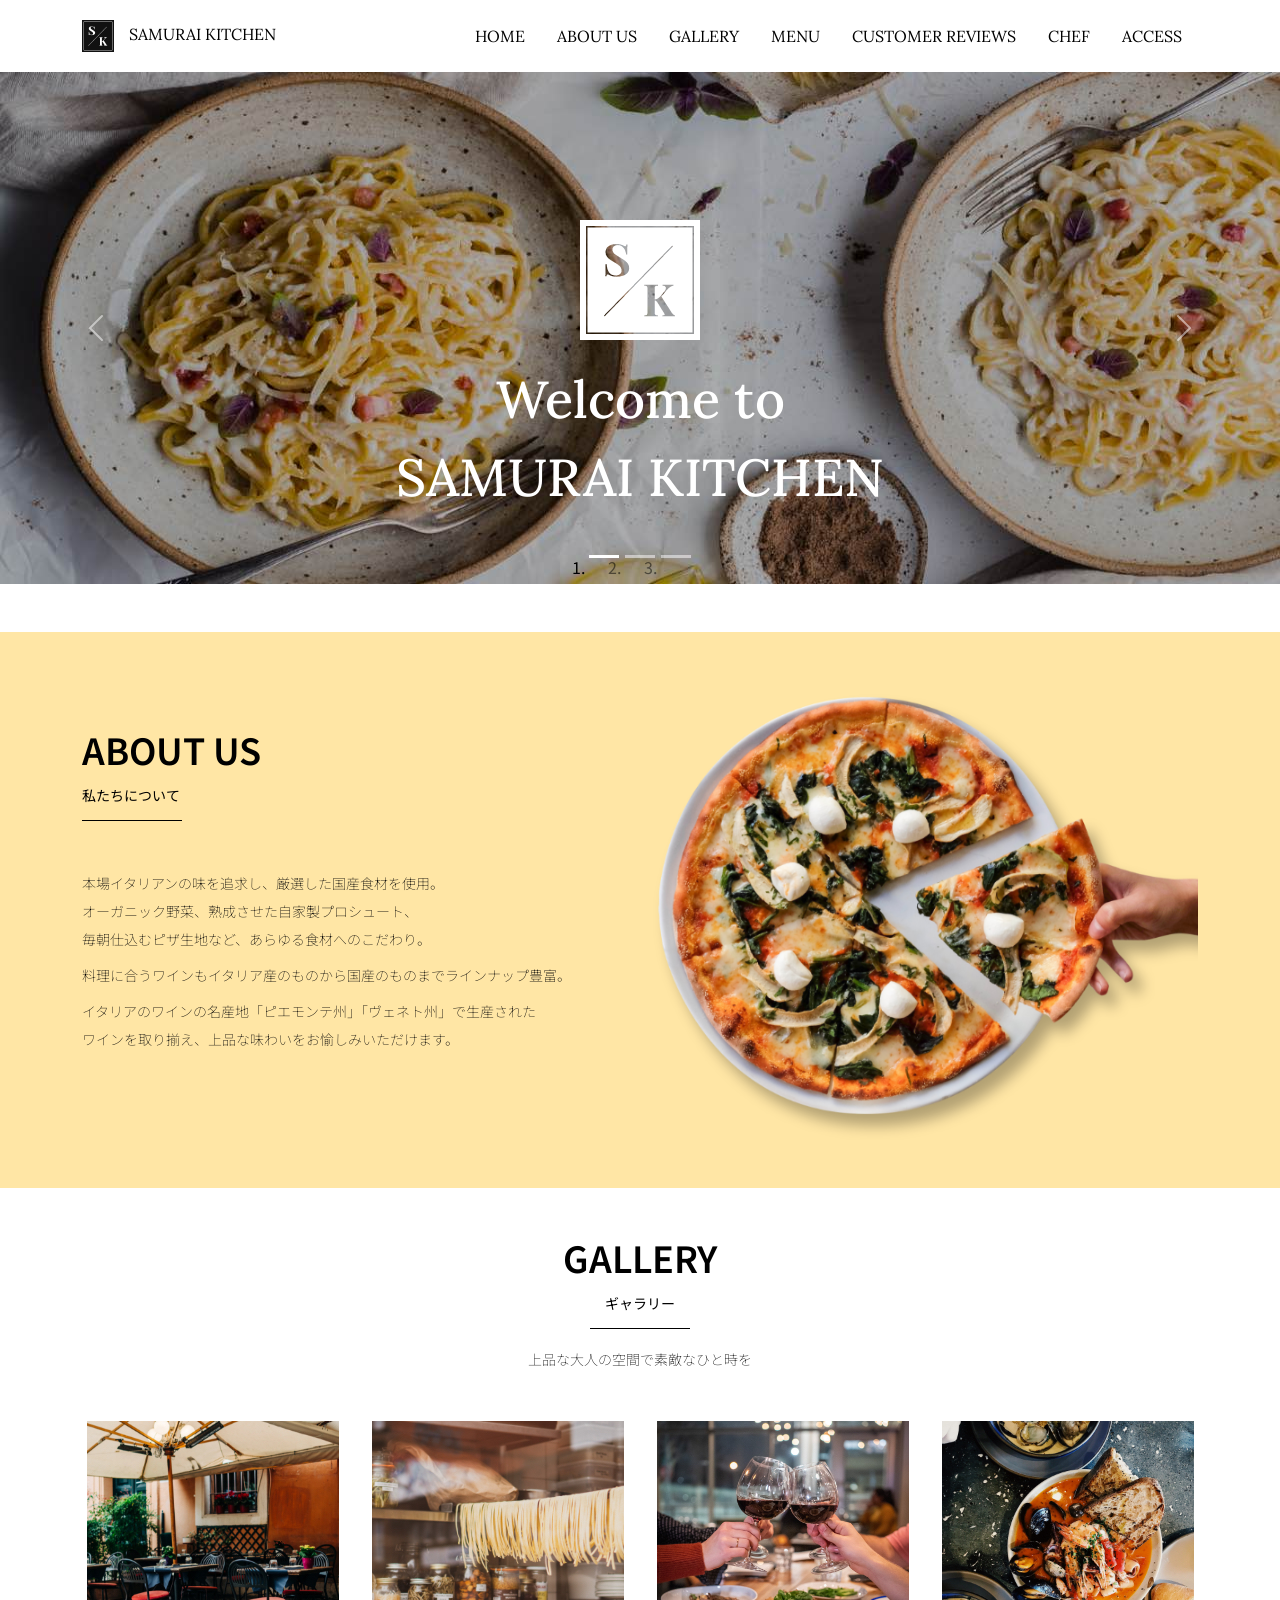
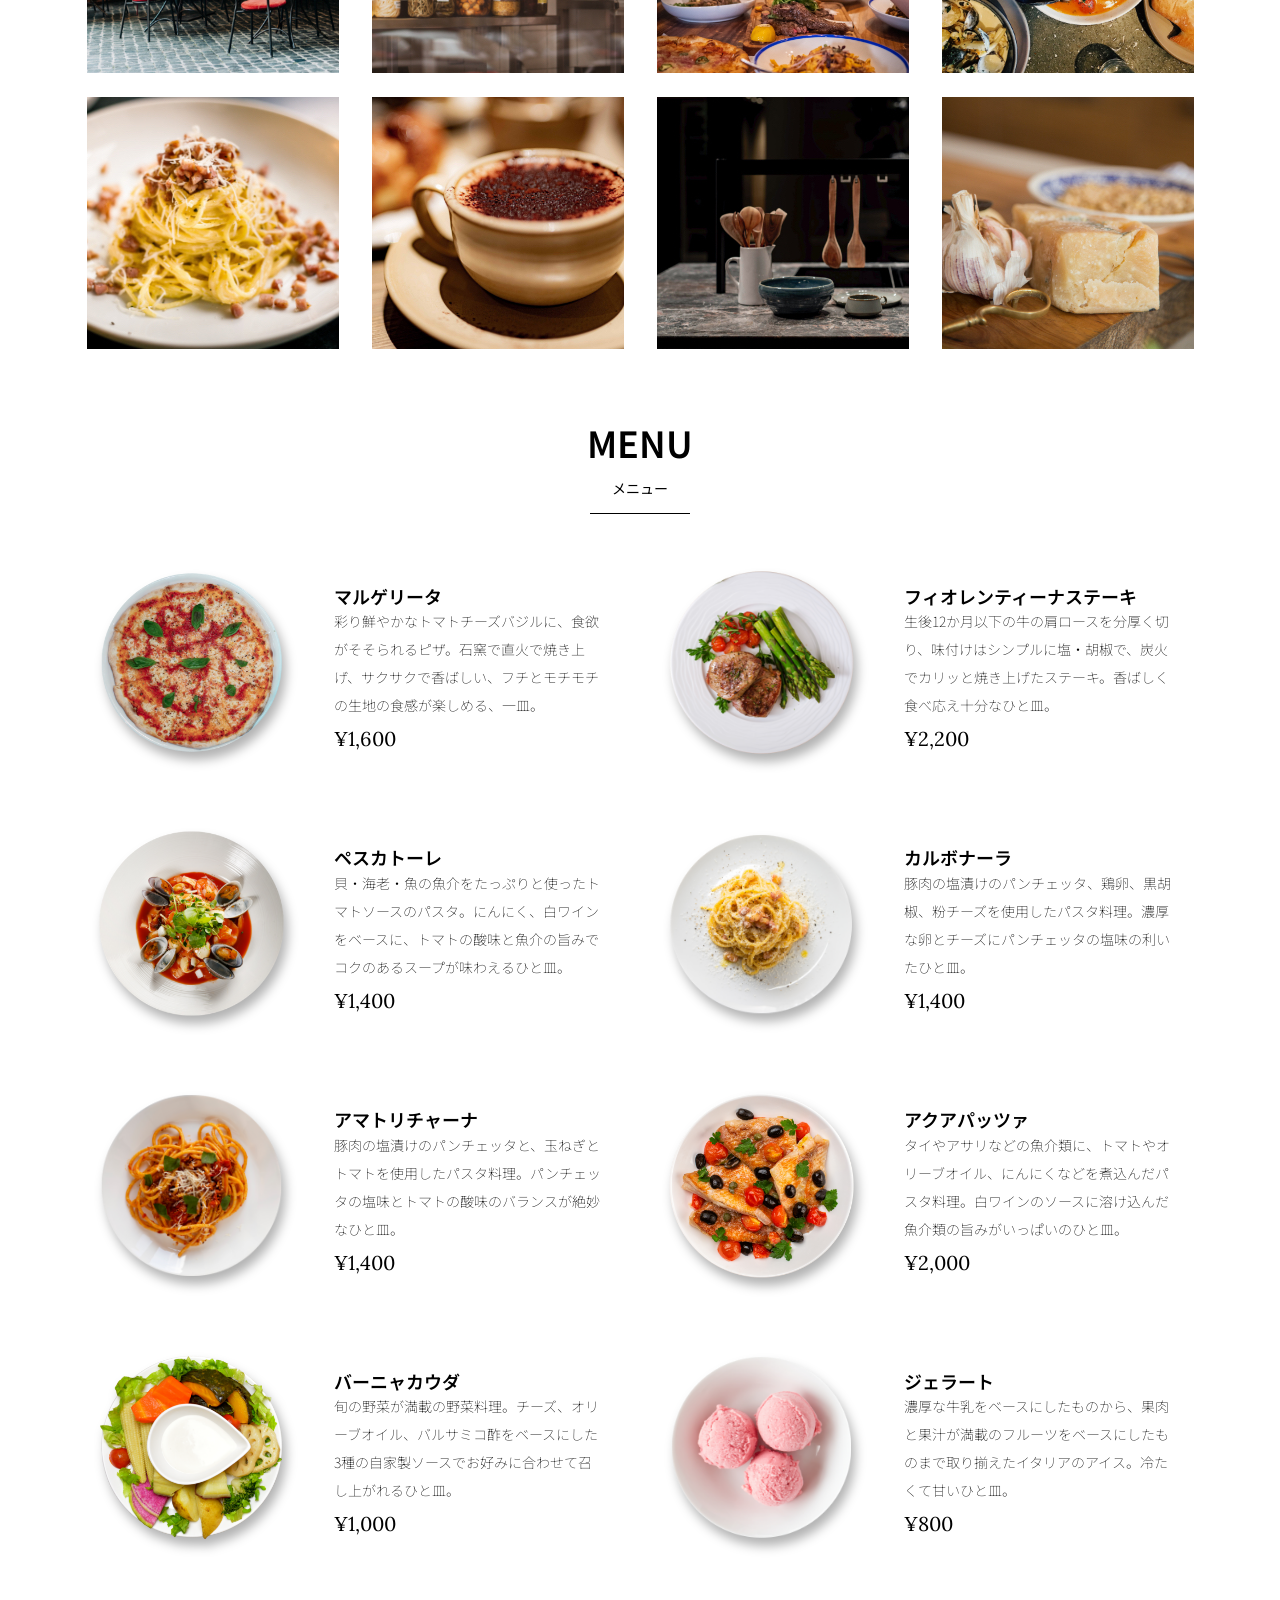
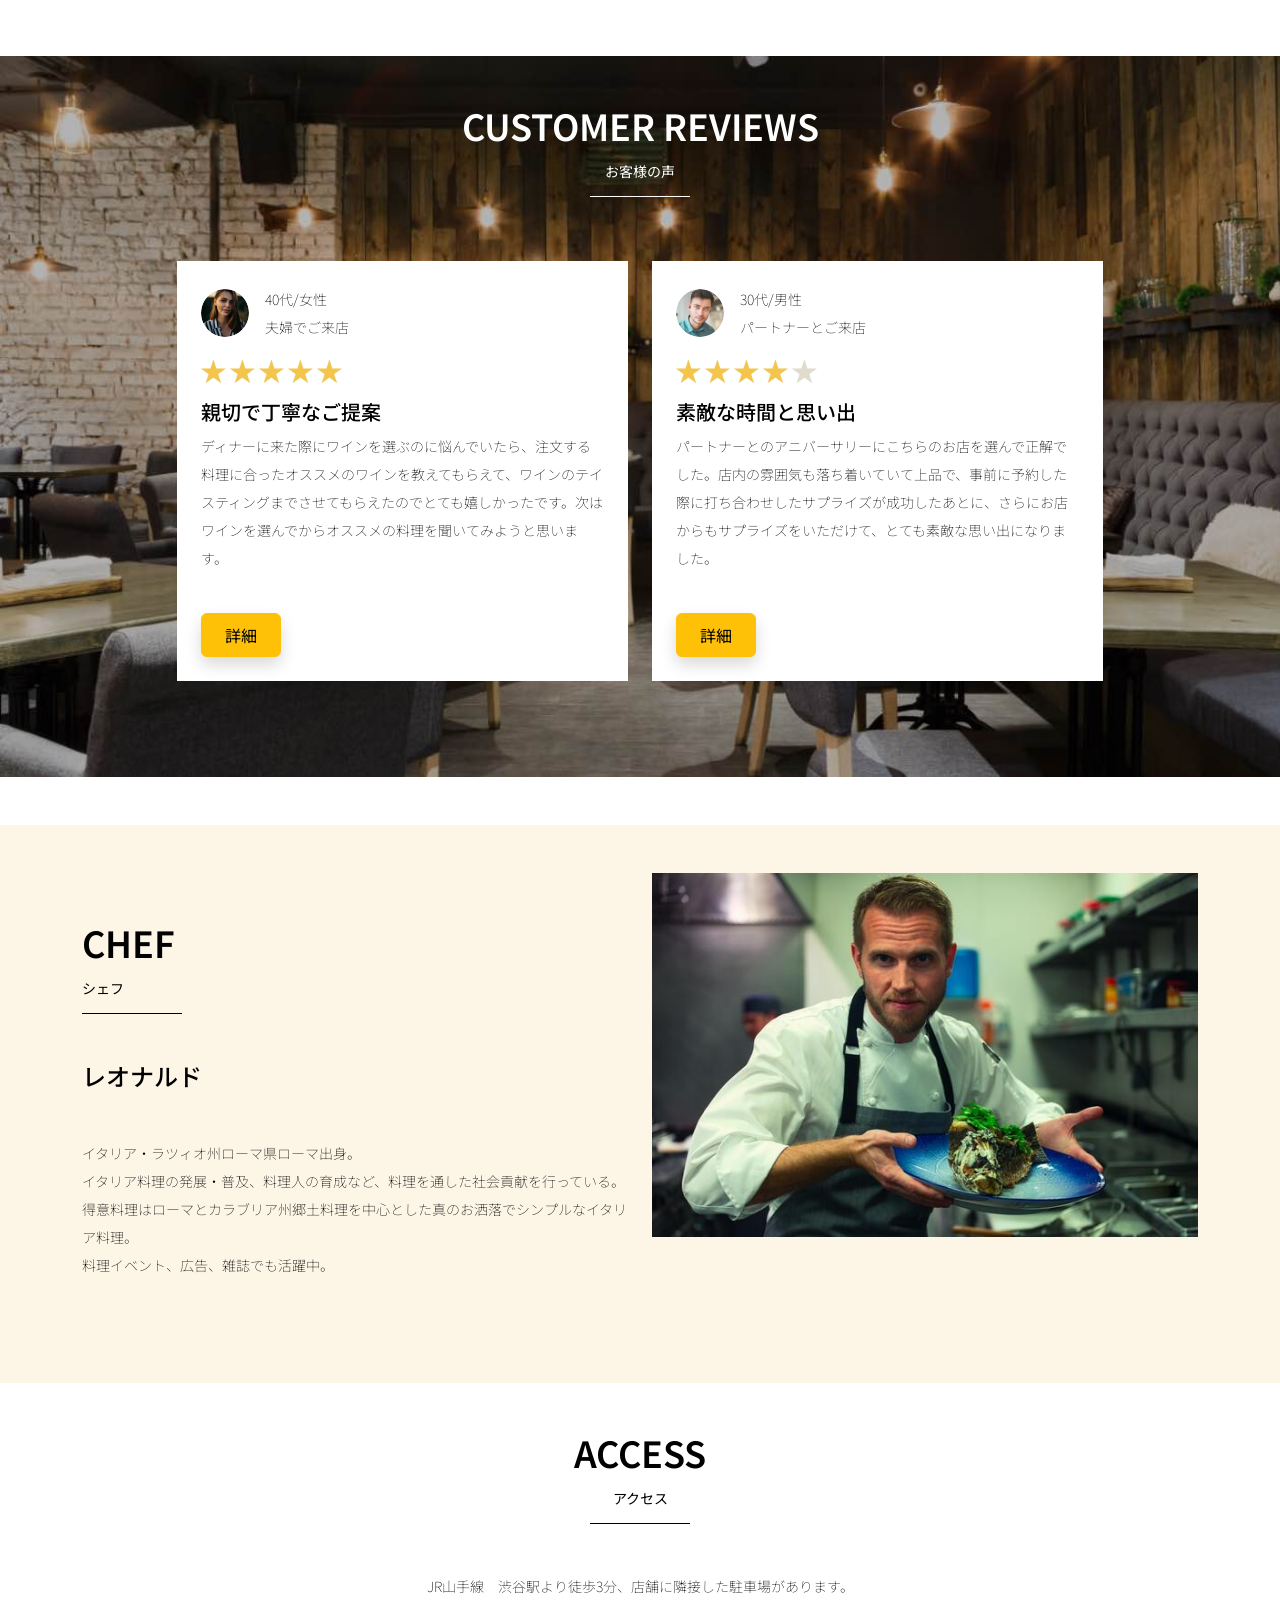
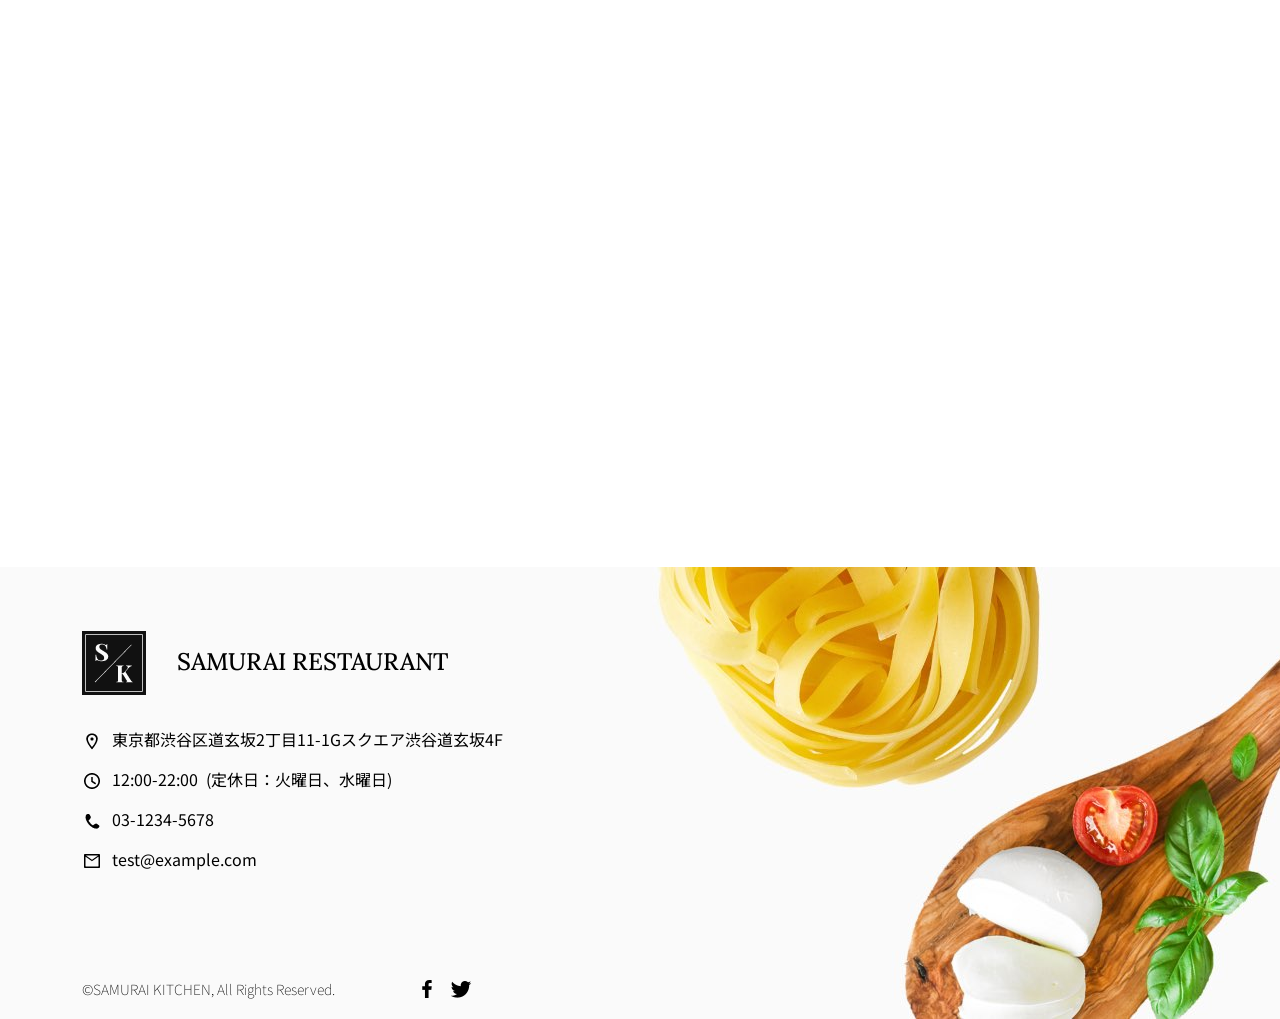
<file: kadai_015/index.html>
<!doctype html>
<html lang="ja">

<head>
  <meta charset="utf-8">
  <!-- マルチデバイス対応 -->
  <meta name="viewport" content="width=device-width, initial-scale=1">
  <meta name="description" content="">
  <meta name="author" content="SAMURAI ENGINEER">
  <title>SAMURAI XD_HTML教材</title>

  <!-- 先にBootstrapのCSSを読み込む -->
  <!-- ************************************************ bootstrap.min.cssの読み込み -->
  <link href="https://cdn.jsdelivr.net/npm/bootstrap@5.0.0-beta1/dist/css/bootstrap.min.css" rel="stylesheet"
    integrity="sha384-giJF6kkoqNQ00vy+HMDP7azOuL0xtbfIcaT9wjKHr8RbDVddVHyTfAAsrekwKmP1" crossorigin="anonymous">
  <!-- ************************************************ bootstrap.bundle.min.jsの読み込み -->
  <script src="https://cdn.jsdelivr.net/npm/bootstrap@5.0.0-beta1/dist/js/bootstrap.bundle.min.js"
    integrity="sha384-ygbV9kiqUc6oa4msXn9868pTtWMgiQaeYH7/t7LECLbyPA2x65Kgf80OJFdroafW" crossorigin="anonymous" defer>
  </script>

  <!-- ************************************************ Google Font読み込み -->
  <link rel="preconnect" href="https://fonts.gstatic.com">
  <link href="https://fonts.googleapis.com/css2?family=Lora&display=swap" rel="stylesheet">
  <link href="https://fonts.googleapis.com/css2?family=Noto+Sans+JP:wght@300&display=swap" rel="stylesheet">
  <!-- ************************************************ Font Awesome -->
  <link rel="stylesheet" href="https://use.fontawesome.com/releases/v5.1.0/css/all.css"
    integrity="sha384-lKuwvrZot6UHsBSfcMvOkWwlCMgc0TaWr+30HWe3a4ltaBwTZhyTEggF5tJv8tbt" crossorigin="anonymous">
  <!-- ************************************************今回作成する styles.cssの読み込み -->

  <!-- Bootstrapの読み込みのlinkタグよりも後ろに、style.cssを読み込むlinkタグを記述する -->
  <link href="stylesheet/style.css" rel="stylesheet">
  <!-- ************************************************  -->
</head>

<body>
  <main>
    <!-- ************************************************ ナビゲーションバー開始 -->
    <!-- navbarでナビゲーションバー作成。navbar-expand-lgで画面幅が広いときハンバーガーボタンを非表示。 -->
    <nav class="navbar navbar-expand-lg">
      <!-- navbarのコンテナ -->
      <div class="container">
        <!-- navbar-brandはロゴ部分。独自クラスのmy_navbar_brandで細かな調整。 -->
        <a class="navbar-brand my_navbar_brand">
          <!-- ロゴのアイコンを配置。navbar_brand_logoは独自クラス。 -->
          <img class="img-fluid navbar_brand_logo" src="img/site_logo.png" alt="サイトアイコン"><span>SAMURAI KITCHEN</span>
        </a>
        <!-- navbar-togglerはハンバーガーボタンを表示・非表示にするクラス。 -->
        <div class="navbar-toggler hamburger_menu" data-bs-toggle="collapse" data-bs-target="#navbarNav"
          　aria-controls="navbarNav" aria-expanded="false" aria-label="Toggle navigation">
          <input type="checkbox" id="hamburger_btn_check">
          <label for="hamburger_btn_check" class="hamburger_btn">
            <img class="btn_open" src="img/button_open.png" alt="ナビゲーションバーのボタン">
            <img class="btn_close" src="img/button_close.png" alt="ナビゲーションバーのボタン">
          </label>
        </div>
        <div class="collapse navbar-collapse justify-content-end" id="navbarNav">
          <ul class="navbar-nav">
            <li class="nav-item px-2">
              <a class="nav-link my_nav_link my-2" aria-current="page" href="#">HOME</a>
            </li>

            <li class="nav-item px-2">
              <a class="nav-link my_nav_link my-2" href="#about">ABOUT US</a>
            </li>

            <li class="nav-item px-2">
              <a class="nav-link my_nav_link my-2" href="#gallery">GALLERY</a>
            </li>

            <li class="nav-item px-2">
              <a class="nav-link my_nav_link my-2" href="#menu">MENU</a>
            </li>

            <li class="nav-item px-2">
              <a class="nav-link my_nav_link my-2" href="#review">CUSTOMER REVIEWS</a>
            </li>

            <li class="nav-item px-2">
              <a class="nav-link my_nav_link my-2" href="#chef">CHEF</a>
            </li>

            <li class="nav-item px-2">
              <a class="nav-link my_nav_link my-2" href="#access">ACCESS</a>
            </li>
              
          </ul>
        </div>
      </div>
    </nav>
    <!-- ************************************************ ナビゲーションバー終了 -->

    <!-- ************************************************ カルーセル開始 -->

    <!-- カルーセル部分 -->
    <!-- idのmyCarouselはインジケーター部分のdata-bs-targetと紐付く必要がある。mb-5で下方向に余白追加。 -->
    <div id="myCarousel" class="carousel slide mb-5" data-bs-ride="carousel">

      <!-- インジケーター部分 -->
      <ol class="carousel-indicators">
        <!-- この箇所と前述のidは紐付いている。data-bs-slide-toの番号がカルーセルの順番。 -->
        <li data-bs-target="#myCarousel" data-bs-slide-to="0" class="active"></li>
        <li data-bs-target="#myCarousel" data-bs-slide-to="1"></li>
        <li data-bs-target="#myCarousel" data-bs-slide-to="2"></li>
      </ol>

      <!-- carousel-inner：カルーセルのキャプションと背景画像の部分。現在は1枚目だけ表示。 -->
      <!-- カルーセル1枚目 -->
      <div class="carousel-inner">
        <div class="carousel-item active">
          <img src="img/slider-1.jpg" alt="SAMURAI KITCHEN-1">
          <div class="carousel-caption">
            <!-- 独自クラスで位置とフォントを変更 -->
            <h1 class="my_carousel_caption">
              Welcome to<br>
              SAMURAI KITCHEN
            </h1>
          </div>
        </div>

        <!-- カルーセル2枚目 -->
        <div class="carousel-item">
          <img src="img/slider-2.jpg" alt="サンプル画像">
          <div class="carousel-caption">
            <h1 class="my_carousel_caption">
                The fabulous combination of&nbsp;wine&nbsp;and&nbsp;food
            </h1>
          </div>
        </div>
        <!-- カルーセル３枚目 -->
        <div class="carousel-item">
          <img src="img/slider-3.jpg" alt="サンプル画像">
          <div class="carousel-caption">
            <h1 class="my_carousel_caption">Get the Italian taste<br>
              at the SAMURAI&nbsp;KITCHEN
            </h1>
          </div>
        </div>
      </div>

      <!-- コントロールボタン 左側 -->
      <a class="carousel-control-prev" href="#myCarousel" role="button" data-bs-slide="prev">
        <span class="carousel-control-prev-icon" aria-hidden="true"></span>
        <span class="visually-hidden">Previous</span>
      </a>

      <!-- コントロールボタン 右側 -->
      <a class="carousel-control-next" href="#myCarousel" role="button" data-bs-slide="next">
        <span class="carousel-control-next-icon" aria-hidden="true"></span>
        <span class="visually-hidden">Next</span>
      </a>
    </div>

    <!-- ************************************************ カルーセル終了 -->

    <!-- ************************************************ アバウトセクション開始 -->
    <section class="about_us_bg" id="about">
      <!--コンテンツの中央揃え。上下方向にパディング（サイズ5）。下方向にマージン（サイズ5）。 -->
      <div class="container py-5 mb-5">

        <!-- rowクラス（行） -->
        <div class="row">

          <!-- 左側カラム（6/12分割） -->
          <div class="col-lg-6 text-left">

            <!-- 上下方向にパディング（サイズ5） -->
            <div class="py-5">

              <!-- 下方向にマージン（サイズ5） -->
              <h2 class="section_title about mb-5">
                ABOUT US
              </h2>
              <!-- 下方向にマージン（サイズ2） -->
              <p class="mb-2">
                本場イタリアンの味を追求し、厳選した国産食材を使用。<br>
                オーガニック野菜、熟成させた自家製プロシュート、<br>
                毎朝仕込むピザ生地など、あらゆる食材へのこだわり。<br>
              </p>

              <!-- 下方向にマージン（サイズ2） -->
              <p class="mb-2">
                料理に合うワインもイタリア産のものから国産のものまでラインナップ豊富。<br>
              </p>

              <!-- 下方向にマージン（サイズ2） -->
              <p class="mb-2">
                イタリアのワインの名産地「ピエモンテ州」「ヴェネト州」で生産された<br>
                ワインを取り揃え、上品な味わいをお愉しみいただけます。<br>
              </p>
            </div>
          </div>

          <!-- 右側カラム（6/12分割） -->
          <div class="col-lg-6">

            <!-- 画像を配置 -->
            <img src="img/img-about-us.png" class="img-fluid" alt="pizza">
          </div>
        </div>
      </div>
    </section>
    <!-- ************************************************ アバウトセクション終了 -->

    <!-- ************************************************ ギャラリーセクション開始 -->
    <section id="gallery">
      <div class="container mb-5">
       <h2 class="mb-3 section_title gallery text-center">GALLERY</h2>
       <p class="text-center mb-5">
         上品な大人の空間で素敵なひと時を
       </p>

       <div class="row">
         <div class="col-6 col-lg-3 mb-4 d-flex justify-content-center">
           <img class="img-fluid" src="img/gallery-1.jpg" alt="サンプル画像">
         </div>

         <div class="col-6 col-lg-3 mb-4 d-flex justify-content-center">
           <img class="img-fluid" src="img/gallery-2.jpg" alt="サンプル画像">
         </div>

         <div class="col-6 col-lg-3 mb-4 d-flex justify-content-center">
           <img class="img-fluid" src="img/gallery-3.jpg" alt="サンプル画像">
         </div>

         <div class="col-6 col-lg-3 mb-4 d-flex justify-content-center">
           <img class="img-fluid" src="img/gallery-4.jpg" alt="サンプル画像">
         </div>

         <div class="col-6 col-lg-3 mb-4 d-flex justify-content-center">
           <img class="img-fluid" src="img/gallery-5.jpg" alt="サンプル画像">
         </div>

         <div class="col-6 col-lg-3 mb-4 d-flex justify-content-center">
           <img class="img-fluid" src="img/gallery-6.jpg" alt="サンプル画像">
         </div>

         <div class="col-6 col-lg-3 mb-4 d-flex justify-content-center">
           <img class="img-fluid" src="img/gallery-7.jpg" alt="サンプル画像">
         </div>

         <div class="col-6 col-lg-3 mb-4 d-flex justify-content-center">
           <img class="img-fluid" src="img/gallery-8.jpg" alt="サンプル画像">
         </div>

       </div>
     </div>
    </section>
    <!-- ************************************************ ギャラリーセクション終了 -->

    <!-- ************************************************ メニューセクション -->
    <section id="menu">
      <!-- タイトル文字部分のコンテナ -->
      <div class="container">
        <div class="row">
          <div class="col-lg-12">

            <!-- タイトル文字 -->
            <!-- タイトル中央揃え、マージンを下方向へ5　-->
            <h2 class="section_title menu text-center mb-5">MENU</h2>
          </div>
        </div>
      </div>

      <!-- メニュー部分のコンテナ -->
      <div class="container mb-5">
        <div class="row">

          <!-- 左側メニュー -->
          <div class="col-12 col-lg-6">

            <!-- さらに子要素を5:7で分割 -->
            <div class="row g-0 mb-4">
              <div class="col-12 col-lg-5 text-center">

                <!-- 左側メニュー画像部分 -->
                <img src="img/margherita.png" class="img-fluid" alt="マルゲリータ">
              </div>

              <!-- 右側テキスト部分 -->
              <div class="col-12 col-lg-7 p-4">
                <h4 class="mb-0 menu_title">マルゲリータ</h4>
                <p class="my-auto">彩り鮮やかなトマトチーズバジルに、食欲がそそられるピザ。石窯で直火で焼き上げ、サクサクで香ばしい、フチとモチモチの生地の食感が楽しめる、一皿。</p>
                <p class="menu_price">¥1,600</p>
              </div>
            </div>
          </div>

          <!-- 右側部分メニュー。上記と同じ内容なのでコメント省略 -->
          <div class="col-12 col-lg-6">
            <div class="row g-0 mb-4">
              <div class="col-12 col-lg-5 text-center">
                <img src="img/steak.png" class="img-fluid" alt="フィオレンティーナステーキ">
              </div>
              <div class="col-12 col-lg-7 p-4">
                <h4 class="mb-0 menu_title">フィオレンティーナステーキ</h4>
                <p class="my-auto">生後12か月以下の牛の肩ロースを分厚く切り、味付けはシンプルに塩・胡椒で、炭火でカリッと焼き上げたステーキ。香ばしく食べ応え十分なひと皿。</p>
                <p class="menu_price">¥2,200</p>
              </div>
            </div>
          </div>
          <!-- 以降、メニューの数だけ同じコード繰り返し記載 -->
          <!-- 左側メニュー -->
          <div class="col-12 col-lg-6">

            <!-- さらに子要素を5:7で分割 -->
            <div class="row g-0 mb-4">
              <div class="col-12 col-lg-5 text-center">

                <!-- 左側メニュー画像部分 -->
                <img src="img/pescatore.png" class="img-fluid" alt="ペスカトーレ">
              </div>

              <!-- 右側テキスト部分 -->
              <div class="col-12 col-lg-7 p-4">
                <h4 class="mb-0 menu_title">ペスカトーレ</h4>
                <p class="my-auto">貝・海老・魚の魚介をたっぷりと使ったトマトソースのパスタ。にんにく、白ワインをベースに、トマトの酸味と魚介の旨みでコクのあるスープが味わえるひと皿。</p>
                <p class="menu_price">¥1,400</p>
              </div>
            </div>
          </div>

          <!-- 右側部分メニュー。上記と同じ内容なのでコメント省略 -->
          <div class="col-12 col-lg-6">
            <div class="row g-0 mb-4">
              <div class="col-12 col-lg-5 text-center">
                <img src="img/carbonara.png" class="img-fluid" alt="カルボナーラ">
              </div>
              <div class="col-12 col-lg-7 p-4">
                <h4 class="mb-0 menu_title">カルボナーラ</h4>
                <p class="my-auto">豚肉の塩漬けのパンチェッタ、鶏卵、黒胡椒、粉チーズを使用したパスタ料理。濃厚な卵とチーズにパンチェッタの塩味の利いたひと皿。</p>
                <p class="menu_price">¥1,400</p>
              </div>
            </div>
          </div>
          <!-- 左側メニュー -->
          <div class="col-12 col-lg-6">

            <!-- さらに子要素を5:7で分割 -->
            <div class="row g-0 mb-4">
              <div class="col-12 col-lg-5 text-center">

                <!-- 左側メニュー画像部分 -->
                <img src="img/amatriciana.png" class="img-fluid" alt="アマトリチャーナ">
              </div>

              <!-- 右側テキスト部分 -->
              <div class="col-12 col-lg-7 p-4">
                <h4 class="mb-0 menu_title">アマトリチャーナ</h4>
                <p class="my-auto">豚肉の塩漬けのパンチェッタと、玉ねぎとトマトを使用したパスタ料理。パンチェッタの塩味とトマトの酸味のバランスが絶妙なひと皿。</p>
                <p class="menu_price">¥1,400</p>
              </div>
            </div>
          </div>

          <!-- 右側部分メニュー。上記と同じ内容なのでコメント省略 -->
          <div class="col-12 col-lg-6">
            <div class="row g-0 mb-4">
              <div class="col-12 col-lg-5 text-center">
                <img src="img/acqua-pazza.png" class="img-fluid" alt="アクアパッツァ">
              </div>
              <div class="col-12 col-lg-7 p-4">
                <h4 class="mb-0 menu_title">アクアパッツァ</h4>
                <p class="my-auto">タイやアサリなどの魚介類に、トマトやオリーブオイル、にんにくなどを煮込んだパスタ料理。白ワインのソースに溶け込んだ魚介類の旨みがいっぱいのひと皿。</p>
                <p class="menu_price">¥2,000</p>
              </div>
            </div>
          </div>
          <!-- 左側メニュー -->
          <div class="col-12 col-lg-6">

            <!-- さらに子要素を5:7で分割 -->
            <div class="row g-0 mb-4">
              <div class="col-12 col-lg-5 text-center">

                <!-- 左側メニュー画像部分 -->
                <img src="img/bagna-cauda.png" class="img-fluid" alt="バーニャカウダ">
              </div>

              <!-- 右側テキスト部分 -->
              <div class="col-12 col-lg-7 p-4">
                <h4 class="mb-0 menu_title">バーニャカウダ</h4>
                <p class="my-auto">旬の野菜が満載の野菜料理。チーズ、オリーブオイル、バルサミコ酢をベースにした3種の自家製ソースでお好みに合わせて召し上がれるひと皿。	</p>
                <p class="menu_price">¥1,000</p>
              </div>
            </div>
          </div>

          <!-- 右側部分メニュー。上記と同じ内容なのでコメント省略 -->
          <div class="col-12 col-lg-6">
            <div class="row g-0 mb-4">
              <div class="col-12 col-lg-5 text-center">
                <img src="img/gelato.png" class="img-fluid" alt="ジェラート">
              </div>
              <div class="col-12 col-lg-7 p-4">
                <h4 class="mb-0 menu_title">ジェラート</h4>
                <p class="my-auto">濃厚な牛乳をベースにしたものから、果肉と果汁が満載のフルーツをベースにしたものまで取り揃えたイタリアのアイス。冷たくて甘いひと皿。</p>
                <p class="menu_price">¥800</p>
              </div>
            </div>
          </div>
          <!-- 以下の閉じタグ3つは必要 -->
        </div>
      </div>
    </section>
    <!-- ************************************************ メニューセクション終了 -->

    <!-- ************************************************ レビューセクション開始 -->
    <section id="review">
      <!-- review_wrapper で背景画像を設定します -->
      <div class="review_wrapper">

        <!-- container部分 -->
        <div class="container py-5 mb-5">

          <!-- 中央揃えでタイトルを表示 -->
          <div class="text-center mb-5">
            <h2 class="section_title review text-center text-white">CUSTOMER REVIEWS</h2>
          </div>

          <!-- row部分：左右のカラムを中央揃え -->
          <div class="row pb-5 justify-content-center">

            <!-- 左側カラム -->
            <div class="col-12 col-lg-5 mt-3">

              <!-- 背景を白色に設定 -->
              <div class="bg-white h_420">

                <!-- 内側にパディング4 -->
                <div class="p-4">

                  <!-- 顔写真と年齢などのテキストはd-flexで横並びにする　中央揃え -->
                  <div class="d-flex align-items-center">
                    <!-- お客様の画像を配置 -->
                    <img src="img/customer-woman.png" class="reviewer_img" alt="サンプル画像">
                    <div>
                      <!-- お客様情報のテキスト -->
                      <p class="my-0">40代/女性</p>
                      <p class="my-0">夫婦でご来店</p>
                    </div>
                  </div>

                  <div class="my-3">
                    <!-- 星の画像を表示 -->
                    <!-- star_img クラスで画像サイズを変更 -->
                    <img src="img/star-point.png" class="star_img" alt="star">
                    <img src="img/star-point.png" class="star_img" alt="star">
                    <img src="img/star-point.png" class="star_img" alt="star">
                    <img src="img/star-point.png" class="star_img" alt="star">
                    <img src="img/star-point.png" class="star_img" alt="star">
                  </div>

                  <!-- レビュータイトル -->
                  <h5>親切で丁寧なご提案</h5>
                  <!-- レビュー内容 -->
                  <p>
                    ディナーに来た際にワインを選ぶのに悩んでいたら、注文する料理に合ったオススメのワインを教えてもらえて、ワインのテイスティングまでさせてもらえたのでとても嬉しかったです。次はワインを選んでからオススメの料理を聞いてみようと思います。
                  </p>

                  <!-- 黄色のボタンを配置 -->
                  <button type="button" class="btn btn-warning shadow fix_bottom">詳細</button>
                </div>
              </div>
            </div>

            <!-- 右側カラム：左側カラムと内容が同じなので説明は省略 -->
            <div class="col-12 col-lg-5 mt-3">
              <div class="bg-white h_420">
                <div class="p-4">
                  <div class="d-flex align-items-center">
                    <img src="img/customer-man.png" class="reviewer_img" alt="サンプル画像">
                    <div>
                      <p class="my-0">30代/男性</p>
                      <p class="my-0">パートナーとご来店</p>
                    </div>
                  </div>
                  <div class="my-3">
                    <img src="img/star-point.png" class="star_img" alt="star">
                    <img src="img/star-point.png" class="star_img" alt="star">
                    <img src="img/star-point.png" class="star_img" alt="star">
                    <img src="img/star-point.png" class="star_img" alt="star">
                    <img src="img/star-no-point.png" class="star_img" alt="no-star">
                  </div>
                  <h5>素敵な時間と思い出</h5>
                  <p>
                    パートナーとのアニバーサリーにこちらのお店を選んで正解でした。店内の雰囲気も落ち着いていて上品で、事前に予約した際に打ち合わせしたサプライズが成功したあとに、さらにお店からもサプライズをいただけて、とても素敵な思い出になりました。
                  </p>
                  <button type="button" class="btn btn-warning shadow fix_bottom">詳細</button>
                </div>
              </div>
            </div>
          </div>
        </div>
      </div>
    </section>
    <!-- ************************************************ レビューセクション終了 -->

    <!-- ************************************************ シェフセクション開始 -->
    <section class="chef_us_bg" id="chef">
      <!--コンテンツの中央揃え。上下方向にパディング（サイズ5）。下方向にマージン（サイズ5）。 -->
      <div class="container py-5 mb-5">

        <!-- rowクラス（行） -->
        <div class="row">

          <!-- 左側カラム（6/12分割） -->
          <div class="col-lg-6 text-left">

            <!-- 上下方向にパディング（サイズ5） -->
            <div class="py-5">

              <!-- 下方向にマージン（サイズ5） -->
              <h2 class="section_title chef mb-5">
                CHEF
              </h2>
              <!-- 下方向にマージン（サイズ5） -->
              <h4 class="mb-5">
                レオナルド
              </h4>
              <!-- 下方向にマージン（サイズ2） -->
              <p class="mb-2">
                イタリア・ラツィオ州ローマ県ローマ出身。 <br>
                イタリア料理の発展・普及、料理人の育成など、料理を通した社会貢献を行っている。 <br>
                得意料理はローマとカラブリア州郷土料理を中心とした真のお洒落でシンプルなイタリア料理。<br>
                料理イベント、広告、雑誌でも活躍中。
              </p>
            </div>
          </div>

          <!-- 右側カラム（6/12分割） -->
          <div class="col-lg-6">

            <!-- 画像を配置 -->
            <img src="img/chef.jpg" class="img-fluid" alt="chef">
          </div>
        </div>
      </div>
    </section>
    <!-- ************************************************ シェフセクション終了 -->
     
    <!-- ************************************************ アクセスセクション開始 -->
    <section id="access">
      <div class="container">

        <div class="row">
          <div class="col-lg-12 text-center mb-5">
            <h2 class="section_title text-center access mb-5">ACCESS</h2>
            <p>JR山手線　渋谷駅より徒歩3分、店舗に隣接した駐車場があります。</p>
          </div>
        </div>
      </div>

      <div class="container mb-5 px-2">
        <!-- この部分にマップを配置 -->
        <iframe
          src="https://www.google.com/maps/embed?pb=!1m18!1m12!1m3!1d12967.114087343349!2d139.687349334065!3d35.657827993593834!2m3!1f0!2f0!3f0!3m2!1i1024!2i768!4f1.1!3m3!1m2!1s0x6018f5209bb80c49%3A0x7abbc1a9d7d575eb!2z5qCq5byP5Lya56S-5L6N!5e0!3m2!1sja!2sjp!4v1623882550231!5m2!1sja!2sjp"
          class="w-100" style="height: 50vh;" loading="lazy"></iframe>
      </div>
    </section>
    <!-- ************************************************ アクセスセクション終了 -->


    <!-- ************************************************ フッター開始 -->
    <footer id="footer">
      <div class="container">
        <div class="row">

          <!-- 2カラムに分けたレイアウトの左側カラム -->
          <div class="col-12 col-lg-6 position-relative">

            <!-- 左側カラムのレイアウトをさらに分けるためにrowを使用 -->
            <div class="row pt-5">

              <!-- 画面をさらに2:10に分割 -->
              <!-- ここは2:10の2の部分 -->
              <div class="col-lg-2 text-center my-3">

                <!-- サイトロゴ -->
                <img class="img-fluid footer_brand_logo" src="img/site_logo.png" alt="サンプル画像">
              </div>

              <!-- ここは2:10の10の部分 -->
              <div class="col-lg-10 align-self-center my-3">
                <!-- タイトル文字 -->
                <h2 class="m-0 footer_text">SAMURAI RESTAURANT</h2>
              </div>
            </div>

            <!-- 営業時間などのテキストを追加 -->
            <div class="restaurant_info py-3">
              <div class="d-flex mb-3">
                <img src="img/icon-Marker.png" alt="marker">
                <p class="p-0 m-0">東京都渋谷区道玄坂2丁目11-1Gスクエア渋谷道玄坂4F</p>
              </div>
              <div class="d-flex mb-3">
                <img src="img/icon-Clock.png" alt="clock">
                <p class="p-0 m-0">12:00-22:00&nbsp;&nbsp;(定休日：火曜日、水曜日)</p>
              </div>
              <div class="d-flex mb-3">
                <img src="img/icon-Phone.png" alt="phone">
                <p class="p-0 m-0">03-1234-5678</p>
              </div>
              <div class="d-flex mb-3">
                <img src="img/icon-Mail.png" alt="mail">
                <p class="p-0 m-0">test@example.com</p>
              </div>
            </div>

            <!-- コピーライトを追加 -->
            <div class="copy_right align-items-center">
              <p>
                ©SAMURAI KITCHEN, All Rights Reserved.
              </p>

              <!-- SNSアイコンを表示 -->
              <img src="img/icon-facebook.png" class="sns_img" alt="facebook">
              <img src="img/icon-twitter.png" class="sns_img" alt="twitter">
            </div>
          </div>

          <!-- 2カラムに分けたレイアウトの右側カラム -->
          <div class="col-12 col-lg-6 d-none d-lg-block">
            <!-- 背景画像を表示 -->
            <img src="img/background-footer.jpg" alt="背景画像">
          </div>
        </div>
      </div>
    </footer>
    <!-- ************************************************ フッター終了 -->
  </main>
</body>

</html>
</file>
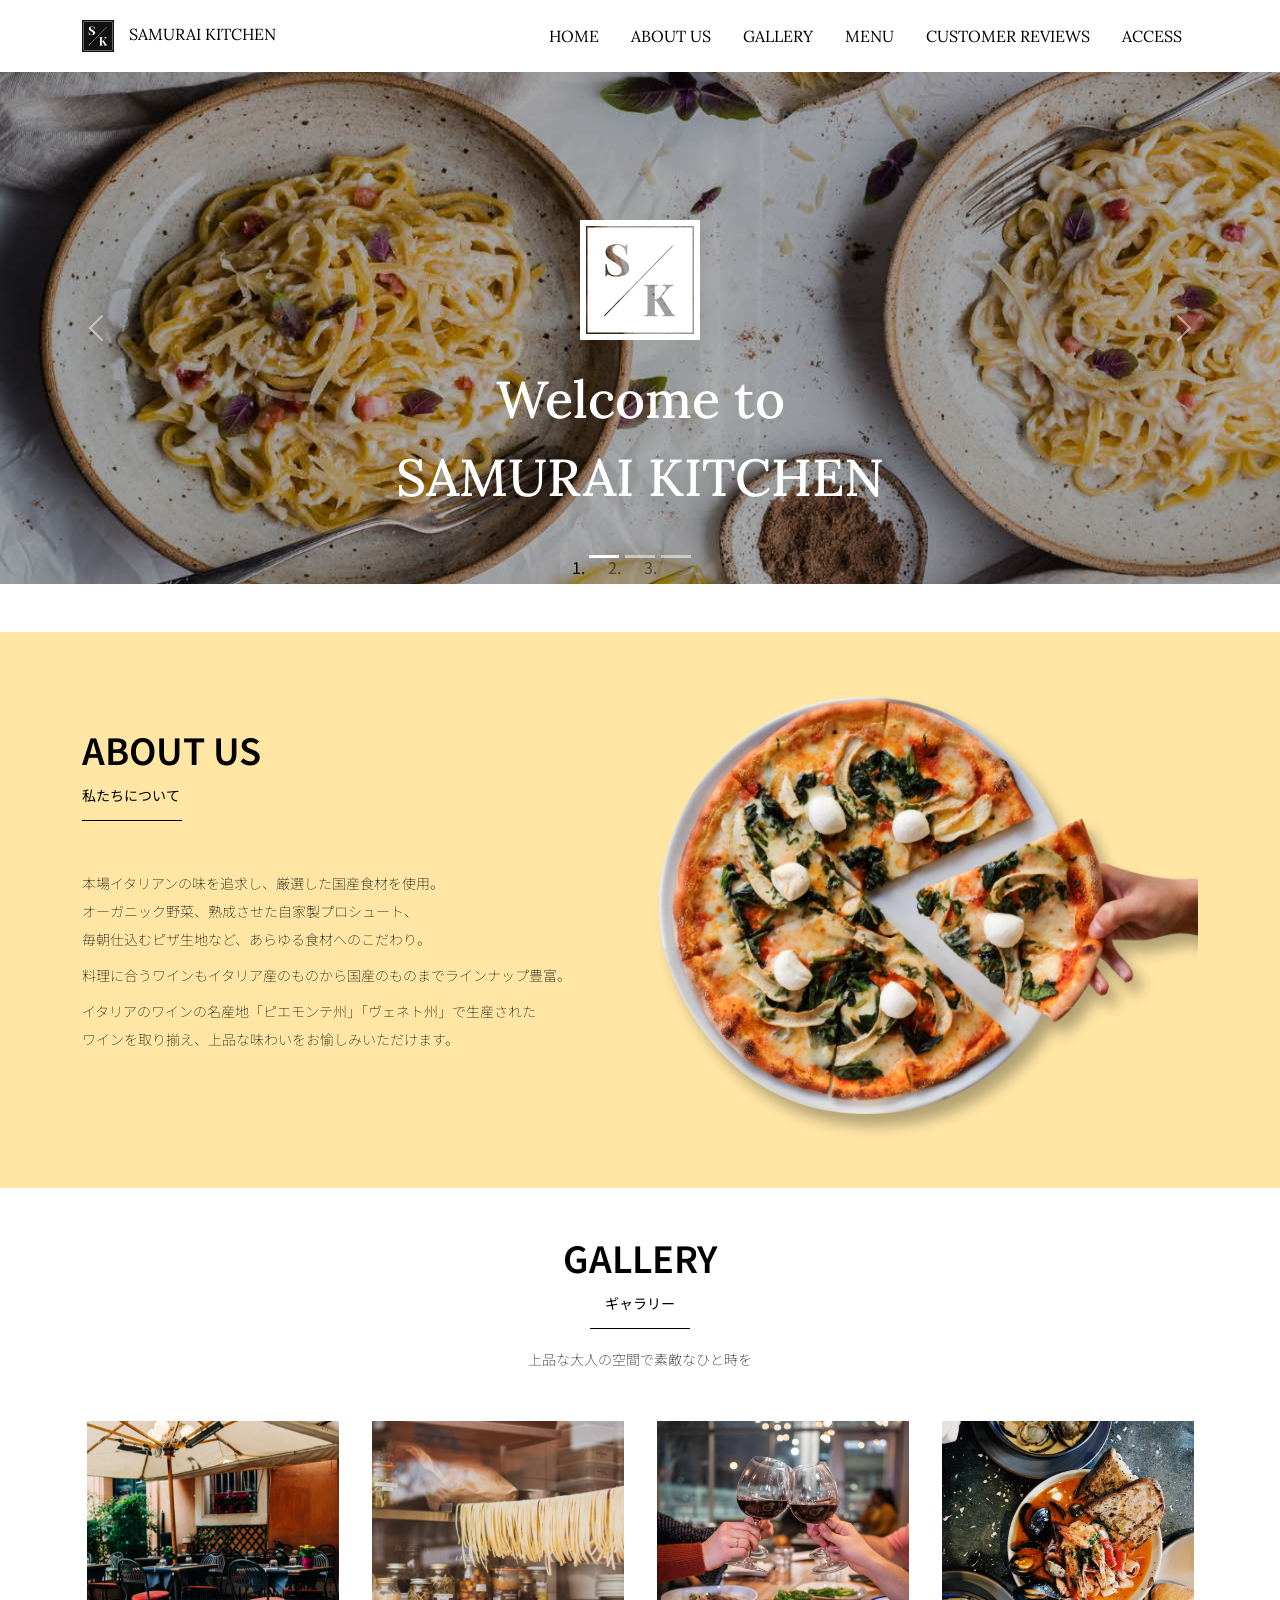
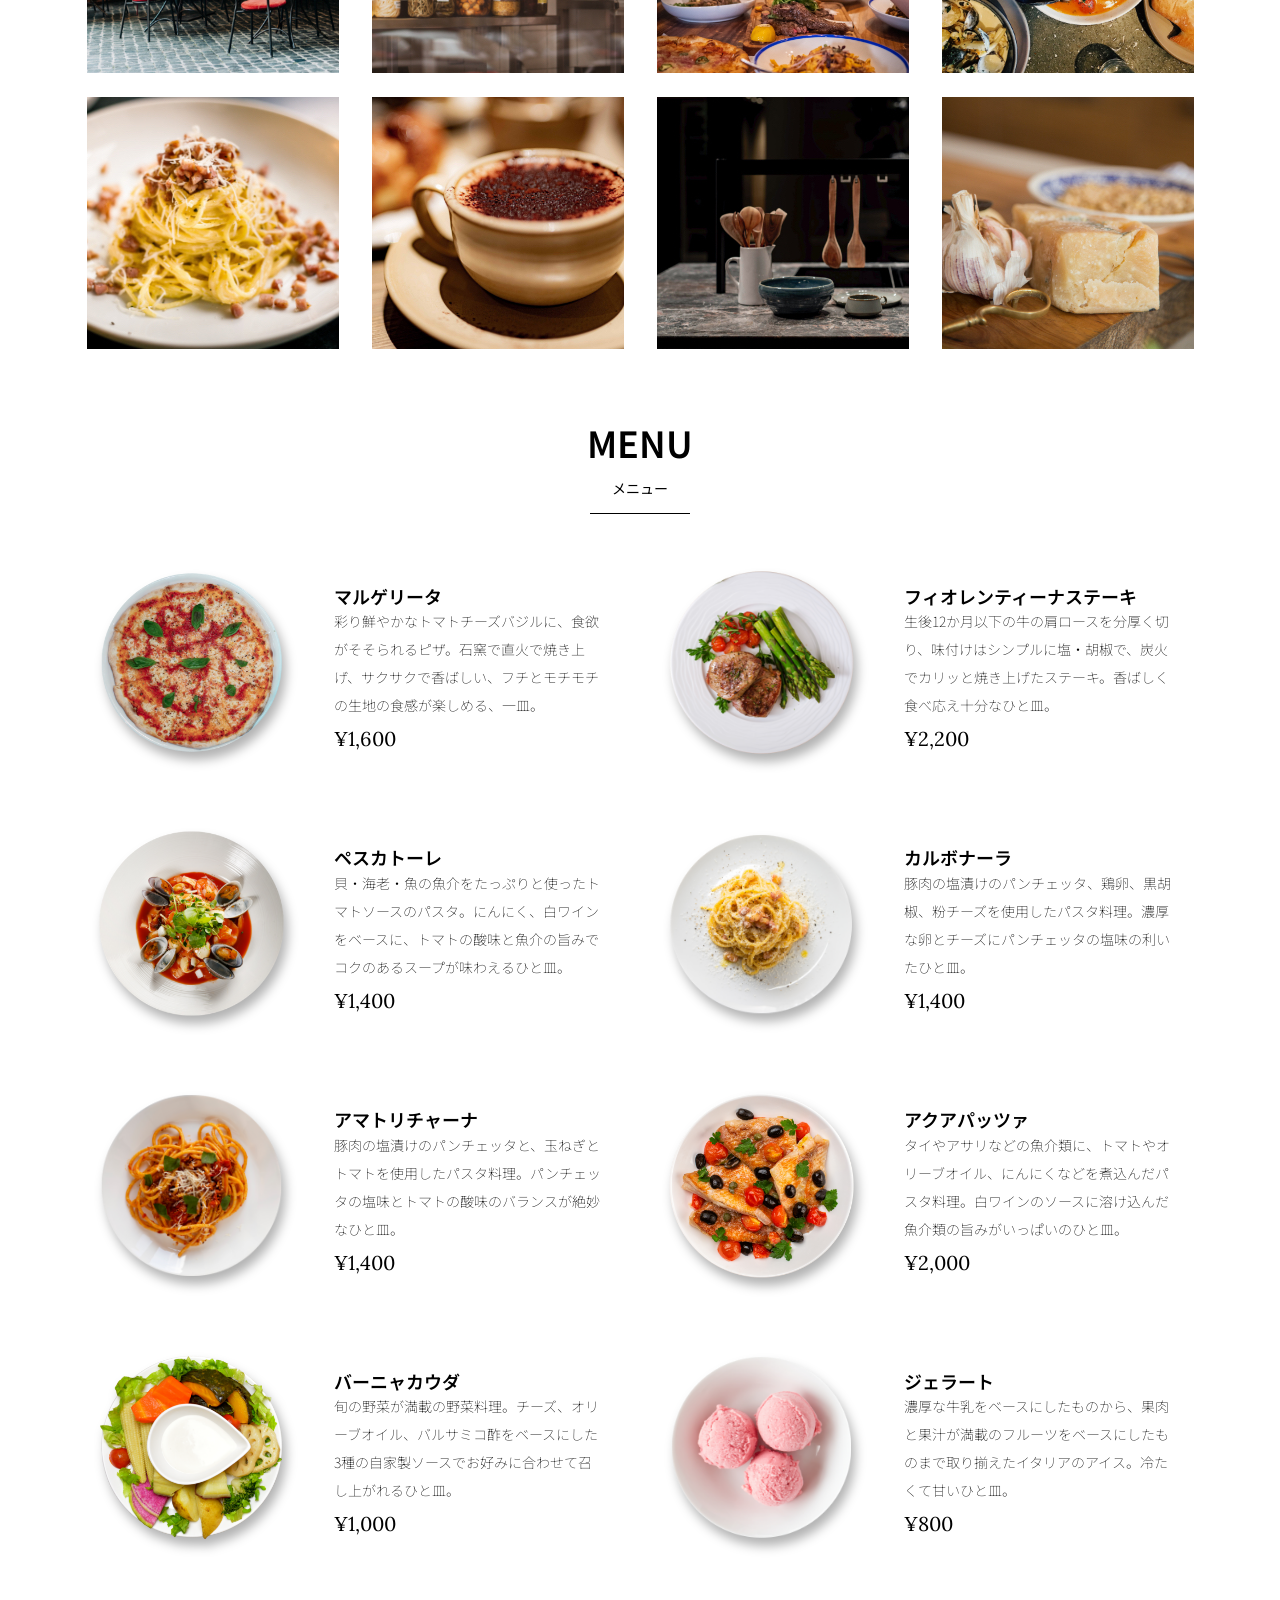
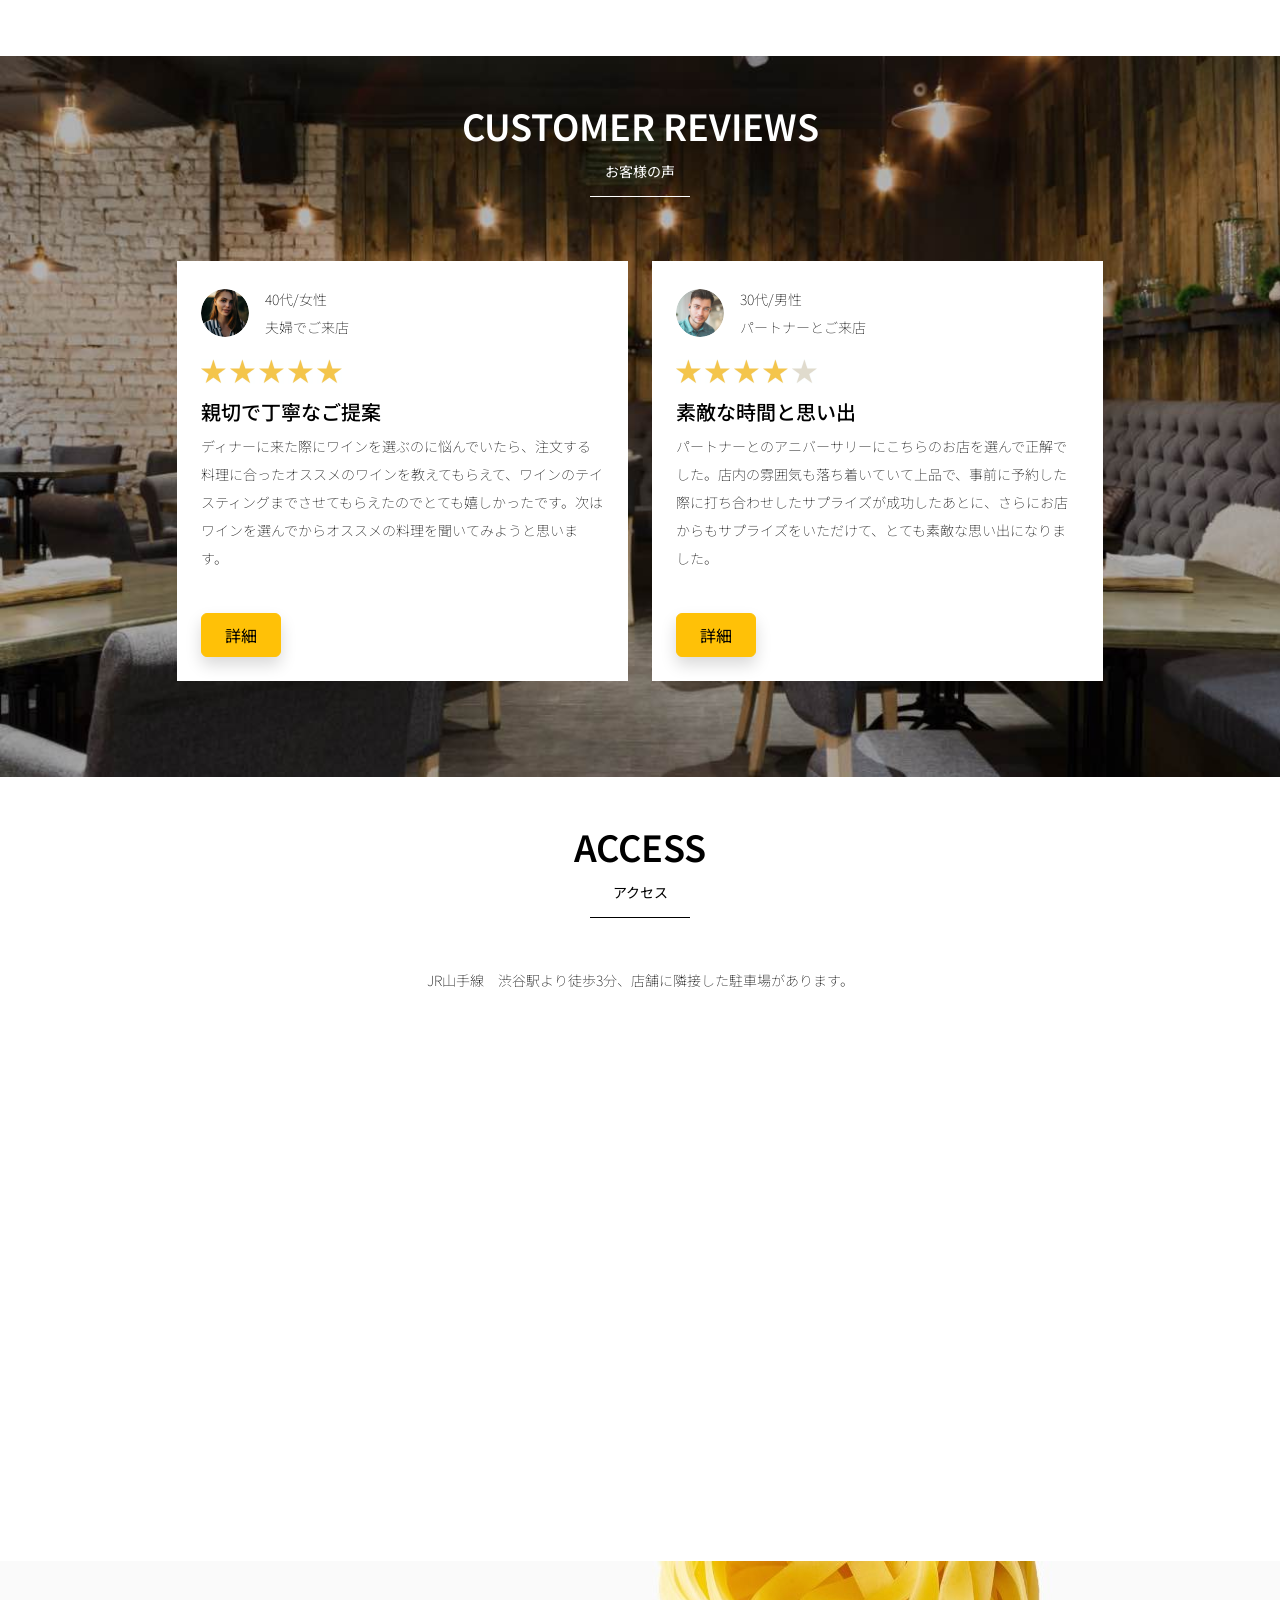
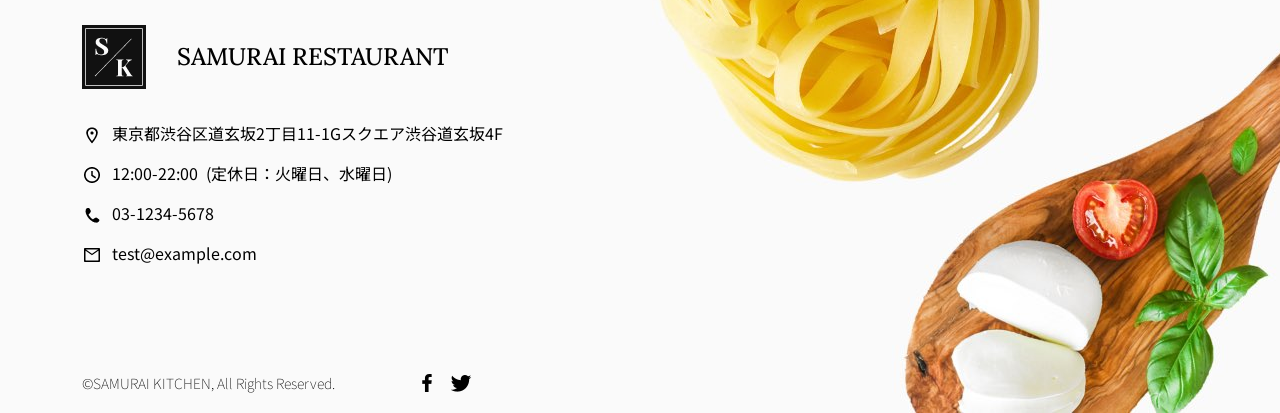
<file: kadai_tutorial_output/index.html>
<!doctype html>
<html lang="ja">

<head>
  <meta charset="utf-8">
  <!-- マルチデバイス対応 -->
  <meta name="viewport" content="width=device-width, initial-scale=1">
  <meta name="description" content="">
  <meta name="author" content="SAMURAI ENGINEER">
  <title>SAMURAI XD_HTML教材</title>

  <!-- 先にBootstrapのCSSを読み込む -->
  <!-- ************************************************ bootstrap.min.cssの読み込み -->
  <link href="https://cdn.jsdelivr.net/npm/bootstrap@5.0.0-beta1/dist/css/bootstrap.min.css" rel="stylesheet"
    integrity="sha384-giJF6kkoqNQ00vy+HMDP7azOuL0xtbfIcaT9wjKHr8RbDVddVHyTfAAsrekwKmP1" crossorigin="anonymous">
  <!-- ************************************************ bootstrap.bundle.min.jsの読み込み -->
  <script src="https://cdn.jsdelivr.net/npm/bootstrap@5.0.0-beta1/dist/js/bootstrap.bundle.min.js"
    integrity="sha384-ygbV9kiqUc6oa4msXn9868pTtWMgiQaeYH7/t7LECLbyPA2x65Kgf80OJFdroafW" crossorigin="anonymous" defer>
  </script>

  <!-- ************************************************ Google Font読み込み -->
  <link rel="preconnect" href="https://fonts.gstatic.com">
  <link href="https://fonts.googleapis.com/css2?family=Lora&display=swap" rel="stylesheet">
  <link href="https://fonts.googleapis.com/css2?family=Noto+Sans+JP:wght@300&display=swap" rel="stylesheet">
  <!-- ************************************************ Font Awesome -->
  <link rel="stylesheet" href="https://use.fontawesome.com/releases/v5.1.0/css/all.css"
    integrity="sha384-lKuwvrZot6UHsBSfcMvOkWwlCMgc0TaWr+30HWe3a4ltaBwTZhyTEggF5tJv8tbt" crossorigin="anonymous">
  <!-- ************************************************今回作成する styles.cssの読み込み -->

  <!-- Bootstrapの読み込みのlinkタグよりも後ろに、style.cssを読み込むlinkタグを記述する -->
  <link href="stylesheet/style.css" rel="stylesheet">
  <!-- ************************************************  -->
</head>

<body>
  <main>
    <!-- ************************************************ ナビゲーションバー開始 -->
    <!-- navbarでナビゲーションバー作成。navbar-expand-lgで画面幅が広いときハンバーガーボタンを非表示。 -->
    <nav class="navbar navbar-expand-lg">
      <!-- navbarのコンテナ -->
      <div class="container">
        <!-- navbar-brandはロゴ部分。独自クラスのmy_navbar_brandで細かな調整。 -->
        <a class="navbar-brand my_navbar_brand">
          <!-- ロゴのアイコンを配置。navbar_brand_logoは独自クラス。 -->
          <img class="img-fluid navbar_brand_logo" src="img/site_logo.png" alt="サイトアイコン"><span>SAMURAI KITCHEN</span>
        </a>
        <!-- navbar-togglerはハンバーガーボタンを表示・非表示にするクラス。 -->
        <div class="navbar-toggler hamburger_menu" data-bs-toggle="collapse" data-bs-target="#navbarNav"
          　aria-controls="navbarNav" aria-expanded="false" aria-label="Toggle navigation">
          <input type="checkbox" id="hamburger_btn_check">
          <label for="hamburger_btn_check" class="hamburger_btn">
            <img class="btn_open" src="img/button_open.png" alt="ナビゲーションバーのボタン">
            <img class="btn_close" src="img/button_close.png" alt="ナビゲーションバーのボタン">
          </label>
        </div>
        <div class="collapse navbar-collapse justify-content-end" id="navbarNav">
          <ul class="navbar-nav">
            <li class="nav-item px-2">
              <a class="nav-link my_nav_link my-2" aria-current="page" href="#">HOME</a>
            </li>

            <li class="nav-item px-2">
              <a class="nav-link my_nav_link my-2" href="#about">ABOUT US</a>
            </li>

            <li class="nav-item px-2">
              <a class="nav-link my_nav_link my-2" href="#gallery">GALLERY</a>
            </li>

            <li class="nav-item px-2">
              <a class="nav-link my_nav_link my-2" href="#menu">MENU</a>
            </li>

            <li class="nav-item px-2">
              <a class="nav-link my_nav_link my-2" href="#review">CUSTOMER REVIEWS</a>
            </li>

            <li class="nav-item px-2">
              <a class="nav-link my_nav_link my-2" href="#access">ACCESS</a>
            </li>
              
          </ul>
        </div>
      </div>
    </nav>
    <!-- ************************************************ ナビゲーションバー終了 -->

    <!-- ************************************************ カルーセル開始 -->

    <!-- カルーセル部分 -->
    <!-- idのmyCarouselはインジケーター部分のdata-bs-targetと紐付く必要がある。mb-5で下方向に余白追加。 -->
    <div id="myCarousel" class="carousel slide mb-5" data-bs-ride="carousel">

      <!-- インジケーター部分 -->
      <ol class="carousel-indicators">
        <!-- この箇所と前述のidは紐付いている。data-bs-slide-toの番号がカルーセルの順番。 -->
        <li data-bs-target="#myCarousel" data-bs-slide-to="0" class="active"></li>
        <li data-bs-target="#myCarousel" data-bs-slide-to="1"></li>
        <li data-bs-target="#myCarousel" data-bs-slide-to="2"></li>
      </ol>

      <!-- carousel-inner：カルーセルのキャプションと背景画像の部分。現在は1枚目だけ表示。 -->
      <!-- カルーセル1枚目 -->
      <div class="carousel-inner">
        <div class="carousel-item active">
          <img src="img/slider-1.jpg" alt="SAMURAI KITCHEN-1">
          <div class="carousel-caption">
            <!-- 独自クラスで位置とフォントを変更 -->
            <h1 class="my_carousel_caption">
              Welcome to<br>
              SAMURAI KITCHEN
            </h1>
          </div>
        </div>

        <!-- カルーセル2枚目 -->
        <div class="carousel-item">
          <img src="img/slider-2.jpg" alt="サンプル画像">
          <div class="carousel-caption">
            <h1 class="my_carousel_caption">
                The fabulous combination of&nbsp;wine&nbsp;and&nbsp;food
            </h1>
          </div>
        </div>
        <!-- カルーセル３枚目 -->
        <div class="carousel-item">
          <img src="img/slider-3.jpg" alt="サンプル画像">
          <div class="carousel-caption">
            <h1 class="my_carousel_caption">Get the Italian taste<br>
              at the SAMURAI&nbsp;KITCHEN
            </h1>
          </div>
        </div>
      </div>

      <!-- コントロールボタン 左側 -->
      <a class="carousel-control-prev" href="#myCarousel" role="button" data-bs-slide="prev">
        <span class="carousel-control-prev-icon" aria-hidden="true"></span>
        <span class="visually-hidden">Previous</span>
      </a>

      <!-- コントロールボタン 右側 -->
      <a class="carousel-control-next" href="#myCarousel" role="button" data-bs-slide="next">
        <span class="carousel-control-next-icon" aria-hidden="true"></span>
        <span class="visually-hidden">Next</span>
      </a>
    </div>

    <!-- ************************************************ カルーセル終了 -->

    <!-- ************************************************ アバウトセクション開始 -->
    <section class="about_us_bg" id="about">
      <!--コンテンツの中央揃え。上下方向にパディング（サイズ5）。下方向にマージン（サイズ5）。 -->
      <div class="container py-5 mb-5">

        <!-- rowクラス（行） -->
        <div class="row">

          <!-- 左側カラム（6/12分割） -->
          <div class="col-lg-6 text-left">

            <!-- 上下方向にパディング（サイズ5） -->
            <div class="py-5">

              <!-- 下方向にマージン（サイズ5） -->
              <h2 class="section_title about mb-5">
                ABOUT US
              </h2>
              <!-- 下方向にマージン（サイズ2） -->
              <p class="mb-2">
                本場イタリアンの味を追求し、厳選した国産食材を使用。<br>
                オーガニック野菜、熟成させた自家製プロシュート、<br>
                毎朝仕込むピザ生地など、あらゆる食材へのこだわり。<br>
              </p>

              <!-- 下方向にマージン（サイズ2） -->
              <p class="mb-2">
                料理に合うワインもイタリア産のものから国産のものまでラインナップ豊富。<br>
              </p>

              <!-- 下方向にマージン（サイズ2） -->
              <p class="mb-2">
                イタリアのワインの名産地「ピエモンテ州」「ヴェネト州」で生産された<br>
                ワインを取り揃え、上品な味わいをお愉しみいただけます。<br>
              </p>
            </div>
          </div>

          <!-- 右側カラム（6/12分割） -->
          <div class="col-lg-6">

            <!-- 画像を配置 -->
            <img src="img/img-about-us.png" class="img-fluid" alt="pizza">
          </div>
        </div>
      </div>
    </section>
    <!-- ************************************************ アバウトセクション終了 -->

    <!-- ************************************************ ギャラリーセクション開始 -->
    <section id="gallery">
      <div class="container mb-5">
       <h2 class="mb-3 section_title gallery text-center">GALLERY</h2>
       <p class="text-center mb-5">
         上品な大人の空間で素敵なひと時を
       </p>

       <div class="row">
         <div class="col-6 col-lg-3 mb-4 d-flex justify-content-center">
           <img class="img-fluid" src="img/gallery-1.jpg" alt="サンプル画像">
         </div>

         <div class="col-6 col-lg-3 mb-4 d-flex justify-content-center">
           <img class="img-fluid" src="img/gallery-2.jpg" alt="サンプル画像">
         </div>

         <div class="col-6 col-lg-3 mb-4 d-flex justify-content-center">
           <img class="img-fluid" src="img/gallery-3.jpg" alt="サンプル画像">
         </div>

         <div class="col-6 col-lg-3 mb-4 d-flex justify-content-center">
           <img class="img-fluid" src="img/gallery-4.jpg" alt="サンプル画像">
         </div>

         <div class="col-6 col-lg-3 mb-4 d-flex justify-content-center">
           <img class="img-fluid" src="img/gallery-5.jpg" alt="サンプル画像">
         </div>

         <div class="col-6 col-lg-3 mb-4 d-flex justify-content-center">
           <img class="img-fluid" src="img/gallery-6.jpg" alt="サンプル画像">
         </div>

         <div class="col-6 col-lg-3 mb-4 d-flex justify-content-center">
           <img class="img-fluid" src="img/gallery-7.jpg" alt="サンプル画像">
         </div>

         <div class="col-6 col-lg-3 mb-4 d-flex justify-content-center">
           <img class="img-fluid" src="img/gallery-8.jpg" alt="サンプル画像">
         </div>

       </div>
     </div>
    </section>
    <!-- ************************************************ ギャラリーセクション終了 -->

    <!-- ************************************************ メニューセクション -->
    <section id="menu">
      <!-- タイトル文字部分のコンテナ -->
      <div class="container">
        <div class="row">
          <div class="col-lg-12">

            <!-- タイトル文字 -->
            <!-- タイトル中央揃え、マージンを下方向へ5　-->
            <h2 class="section_title menu text-center mb-5">MENU</h2>
          </div>
        </div>
      </div>

      <!-- メニュー部分のコンテナ -->
      <div class="container mb-5">
        <div class="row">

          <!-- 左側メニュー -->
          <div class="col-12 col-lg-6">

            <!-- さらに子要素を5:7で分割 -->
            <div class="row g-0 mb-4">
              <div class="col-12 col-lg-5 text-center">

                <!-- 左側メニュー画像部分 -->
                <img src="img/margherita.png" class="img-fluid" alt="マルゲリータ">
              </div>

              <!-- 右側テキスト部分 -->
              <div class="col-12 col-lg-7 p-4">
                <h4 class="mb-0 menu_title">マルゲリータ</h4>
                <p class="my-auto">彩り鮮やかなトマトチーズバジルに、食欲がそそられるピザ。石窯で直火で焼き上げ、サクサクで香ばしい、フチとモチモチの生地の食感が楽しめる、一皿。</p>
                <p class="menu_price">¥1,600</p>
              </div>
            </div>
          </div>

          <!-- 右側部分メニュー。上記と同じ内容なのでコメント省略 -->
          <div class="col-12 col-lg-6">
            <div class="row g-0 mb-4">
              <div class="col-12 col-lg-5 text-center">
                <img src="img/steak.png" class="img-fluid" alt="フィオレンティーナステーキ">
              </div>
              <div class="col-12 col-lg-7 p-4">
                <h4 class="mb-0 menu_title">フィオレンティーナステーキ</h4>
                <p class="my-auto">生後12か月以下の牛の肩ロースを分厚く切り、味付けはシンプルに塩・胡椒で、炭火でカリッと焼き上げたステーキ。香ばしく食べ応え十分なひと皿。</p>
                <p class="menu_price">¥2,200</p>
              </div>
            </div>
          </div>
          <!-- 以降、メニューの数だけ同じコード繰り返し記載 -->
          <!-- 左側メニュー -->
          <div class="col-12 col-lg-6">

            <!-- さらに子要素を5:7で分割 -->
            <div class="row g-0 mb-4">
              <div class="col-12 col-lg-5 text-center">

                <!-- 左側メニュー画像部分 -->
                <img src="img/pescatore.png" class="img-fluid" alt="ペスカトーレ">
              </div>

              <!-- 右側テキスト部分 -->
              <div class="col-12 col-lg-7 p-4">
                <h4 class="mb-0 menu_title">ペスカトーレ</h4>
                <p class="my-auto">貝・海老・魚の魚介をたっぷりと使ったトマトソースのパスタ。にんにく、白ワインをベースに、トマトの酸味と魚介の旨みでコクのあるスープが味わえるひと皿。</p>
                <p class="menu_price">¥1,400</p>
              </div>
            </div>
          </div>

          <!-- 右側部分メニュー。上記と同じ内容なのでコメント省略 -->
          <div class="col-12 col-lg-6">
            <div class="row g-0 mb-4">
              <div class="col-12 col-lg-5 text-center">
                <img src="img/carbonara.png" class="img-fluid" alt="カルボナーラ">
              </div>
              <div class="col-12 col-lg-7 p-4">
                <h4 class="mb-0 menu_title">カルボナーラ</h4>
                <p class="my-auto">豚肉の塩漬けのパンチェッタ、鶏卵、黒胡椒、粉チーズを使用したパスタ料理。濃厚な卵とチーズにパンチェッタの塩味の利いたひと皿。</p>
                <p class="menu_price">¥1,400</p>
              </div>
            </div>
          </div>
          <!-- 左側メニュー -->
          <div class="col-12 col-lg-6">

            <!-- さらに子要素を5:7で分割 -->
            <div class="row g-0 mb-4">
              <div class="col-12 col-lg-5 text-center">

                <!-- 左側メニュー画像部分 -->
                <img src="img/amatriciana.png" class="img-fluid" alt="アマトリチャーナ">
              </div>

              <!-- 右側テキスト部分 -->
              <div class="col-12 col-lg-7 p-4">
                <h4 class="mb-0 menu_title">アマトリチャーナ</h4>
                <p class="my-auto">豚肉の塩漬けのパンチェッタと、玉ねぎとトマトを使用したパスタ料理。パンチェッタの塩味とトマトの酸味のバランスが絶妙なひと皿。</p>
                <p class="menu_price">¥1,400</p>
              </div>
            </div>
          </div>

          <!-- 右側部分メニュー。上記と同じ内容なのでコメント省略 -->
          <div class="col-12 col-lg-6">
            <div class="row g-0 mb-4">
              <div class="col-12 col-lg-5 text-center">
                <img src="img/acqua-pazza.png" class="img-fluid" alt="アクアパッツァ">
              </div>
              <div class="col-12 col-lg-7 p-4">
                <h4 class="mb-0 menu_title">アクアパッツァ</h4>
                <p class="my-auto">タイやアサリなどの魚介類に、トマトやオリーブオイル、にんにくなどを煮込んだパスタ料理。白ワインのソースに溶け込んだ魚介類の旨みがいっぱいのひと皿。</p>
                <p class="menu_price">¥2,000</p>
              </div>
            </div>
          </div>
          <!-- 左側メニュー -->
          <div class="col-12 col-lg-6">

            <!-- さらに子要素を5:7で分割 -->
            <div class="row g-0 mb-4">
              <div class="col-12 col-lg-5 text-center">

                <!-- 左側メニュー画像部分 -->
                <img src="img/bagna-cauda.png" class="img-fluid" alt="バーニャカウダ">
              </div>

              <!-- 右側テキスト部分 -->
              <div class="col-12 col-lg-7 p-4">
                <h4 class="mb-0 menu_title">バーニャカウダ</h4>
                <p class="my-auto">旬の野菜が満載の野菜料理。チーズ、オリーブオイル、バルサミコ酢をベースにした3種の自家製ソースでお好みに合わせて召し上がれるひと皿。	</p>
                <p class="menu_price">¥1,000</p>
              </div>
            </div>
          </div>

          <!-- 右側部分メニュー。上記と同じ内容なのでコメント省略 -->
          <div class="col-12 col-lg-6">
            <div class="row g-0 mb-4">
              <div class="col-12 col-lg-5 text-center">
                <img src="img/gelato.png" class="img-fluid" alt="ジェラート">
              </div>
              <div class="col-12 col-lg-7 p-4">
                <h4 class="mb-0 menu_title">ジェラート</h4>
                <p class="my-auto">濃厚な牛乳をベースにしたものから、果肉と果汁が満載のフルーツをベースにしたものまで取り揃えたイタリアのアイス。冷たくて甘いひと皿。</p>
                <p class="menu_price">¥800</p>
              </div>
            </div>
          </div>
          <!-- 以下の閉じタグ3つは必要 -->
        </div>
      </div>
    </section>
    <!-- ************************************************ メニューセクション終了 -->

    <!-- ************************************************ レビューセクション開始 -->
    <section id="review">
      <!-- review_wrapper で背景画像を設定します -->
      <div class="review_wrapper">

        <!-- container部分 -->
        <div class="container py-5 mb-5">

          <!-- 中央揃えでタイトルを表示 -->
          <div class="text-center mb-5">
            <h2 class="section_title review text-center text-white">CUSTOMER REVIEWS</h2>
          </div>

          <!-- row部分：左右のカラムを中央揃え -->
          <div class="row pb-5 justify-content-center">

            <!-- 左側カラム -->
            <div class="col-12 col-lg-5 mt-3">

              <!-- 背景を白色に設定 -->
              <div class="bg-white h_420">

                <!-- 内側にパディング4 -->
                <div class="p-4">

                  <!-- 顔写真と年齢などのテキストはd-flexで横並びにする　中央揃え -->
                  <div class="d-flex align-items-center">
                    <!-- お客様の画像を配置 -->
                    <img src="img/customer-woman.png" class="reviewer_img" alt="サンプル画像">
                    <div>
                      <!-- お客様情報のテキスト -->
                      <p class="my-0">40代/女性</p>
                      <p class="my-0">夫婦でご来店</p>
                    </div>
                  </div>

                  <div class="my-3">
                    <!-- 星の画像を表示 -->
                    <!-- star_img クラスで画像サイズを変更 -->
                    <img src="img/star-point.png" class="star_img" alt="star">
                    <img src="img/star-point.png" class="star_img" alt="star">
                    <img src="img/star-point.png" class="star_img" alt="star">
                    <img src="img/star-point.png" class="star_img" alt="star">
                    <img src="img/star-point.png" class="star_img" alt="star">
                  </div>

                  <!-- レビュータイトル -->
                  <h5>親切で丁寧なご提案</h5>
                  <!-- レビュー内容 -->
                  <p>
                    ディナーに来た際にワインを選ぶのに悩んでいたら、注文する料理に合ったオススメのワインを教えてもらえて、ワインのテイスティングまでさせてもらえたのでとても嬉しかったです。次はワインを選んでからオススメの料理を聞いてみようと思います。
                  </p>

                  <!-- 黄色のボタンを配置 -->
                  <button type="button" class="btn btn-warning shadow fix_bottom">詳細</button>
                </div>
              </div>
            </div>

            <!-- 右側カラム：左側カラムと内容が同じなので説明は省略 -->
            <div class="col-12 col-lg-5 mt-3">
              <div class="bg-white h_420">
                <div class="p-4">
                  <div class="d-flex align-items-center">
                    <img src="img/customer-man.png" class="reviewer_img" alt="サンプル画像">
                    <div>
                      <p class="my-0">30代/男性</p>
                      <p class="my-0">パートナーとご来店</p>
                    </div>
                  </div>
                  <div class="my-3">
                    <img src="img/star-point.png" class="star_img" alt="star">
                    <img src="img/star-point.png" class="star_img" alt="star">
                    <img src="img/star-point.png" class="star_img" alt="star">
                    <img src="img/star-point.png" class="star_img" alt="star">
                    <img src="img/star-no-point.png" class="star_img" alt="no-star">
                  </div>
                  <h5>素敵な時間と思い出</h5>
                  <p>
                    パートナーとのアニバーサリーにこちらのお店を選んで正解でした。店内の雰囲気も落ち着いていて上品で、事前に予約した際に打ち合わせしたサプライズが成功したあとに、さらにお店からもサプライズをいただけて、とても素敵な思い出になりました。
                  </p>
                  <button type="button" class="btn btn-warning shadow fix_bottom">詳細</button>
                </div>
              </div>
            </div>
          </div>
        </div>
      </div>
    </section>
    <!-- ************************************************ レビューセクション終了 -->

    <!-- ************************************************ アクセスセクション開始 -->
    <section id="access">
      <div class="container">

        <div class="row">
          <div class="col-lg-12 text-center mb-5">
            <h2 class="section_title text-center access mb-5">ACCESS</h2>
            <p>JR山手線　渋谷駅より徒歩3分、店舗に隣接した駐車場があります。</p>
          </div>
        </div>
      </div>

      <div class="container mb-5 px-2">
        <!-- この部分にマップを配置 -->
        <iframe
          src="https://www.google.com/maps/embed?pb=!1m18!1m12!1m3!1d12967.114087343349!2d139.687349334065!3d35.657827993593834!2m3!1f0!2f0!3f0!3m2!1i1024!2i768!4f1.1!3m3!1m2!1s0x6018f5209bb80c49%3A0x7abbc1a9d7d575eb!2z5qCq5byP5Lya56S-5L6N!5e0!3m2!1sja!2sjp!4v1623882550231!5m2!1sja!2sjp"
          class="w-100" style="height: 50vh;" loading="lazy"></iframe>
      </div>
    </section>
    <!-- ************************************************ アクセスセクション終了 -->


    <!-- ************************************************ フッター開始 -->
    <footer id="footer">
      <div class="container">
        <div class="row">

          <!-- 2カラムに分けたレイアウトの左側カラム -->
          <div class="col-12 col-lg-6 position-relative">

            <!-- 左側カラムのレイアウトをさらに分けるためにrowを使用 -->
            <div class="row pt-5">

              <!-- 画面をさらに2:10に分割 -->
              <!-- ここは2:10の2の部分 -->
              <div class="col-lg-2 text-center my-3">

                <!-- サイトロゴ -->
                <img class="img-fluid footer_brand_logo" src="img/site_logo.png" alt="サンプル画像">
              </div>

              <!-- ここは2:10の10の部分 -->
              <div class="col-lg-10 align-self-center my-3">
                <!-- タイトル文字 -->
                <h2 class="m-0 footer_text">SAMURAI RESTAURANT</h2>
              </div>
            </div>

            <!-- 営業時間などのテキストを追加 -->
            <div class="restaurant_info py-3">
              <div class="d-flex mb-3">
                <img src="img/icon-Marker.png" alt="marker">
                <p class="p-0 m-0">東京都渋谷区道玄坂2丁目11-1Gスクエア渋谷道玄坂4F</p>
              </div>
              <div class="d-flex mb-3">
                <img src="img/icon-Clock.png" alt="clock">
                <p class="p-0 m-0">12:00-22:00&nbsp;&nbsp;(定休日：火曜日、水曜日)</p>
              </div>
              <div class="d-flex mb-3">
                <img src="img/icon-Phone.png" alt="phone">
                <p class="p-0 m-0">03-1234-5678</p>
              </div>
              <div class="d-flex mb-3">
                <img src="img/icon-Mail.png" alt="mail">
                <p class="p-0 m-0">test@example.com</p>
              </div>
            </div>

            <!-- コピーライトを追加 -->
            <div class="copy_right align-items-center">
              <p>
                ©SAMURAI KITCHEN, All Rights Reserved.
              </p>

              <!-- SNSアイコンを表示 -->
              <img src="img/icon-facebook.png" class="sns_img" alt="facebook">
              <img src="img/icon-twitter.png" class="sns_img" alt="twitter">
            </div>
          </div>

          <!-- 2カラムに分けたレイアウトの右側カラム -->
          <div class="col-12 col-lg-6 d-none d-lg-block">
            <!-- 背景画像を表示 -->
            <img src="img/background-footer.jpg" alt="背景画像">
          </div>
        </div>
      </div>
    </footer>
    <!-- ************************************************ フッター終了 -->
  </main>
</body>

</html>
</file>
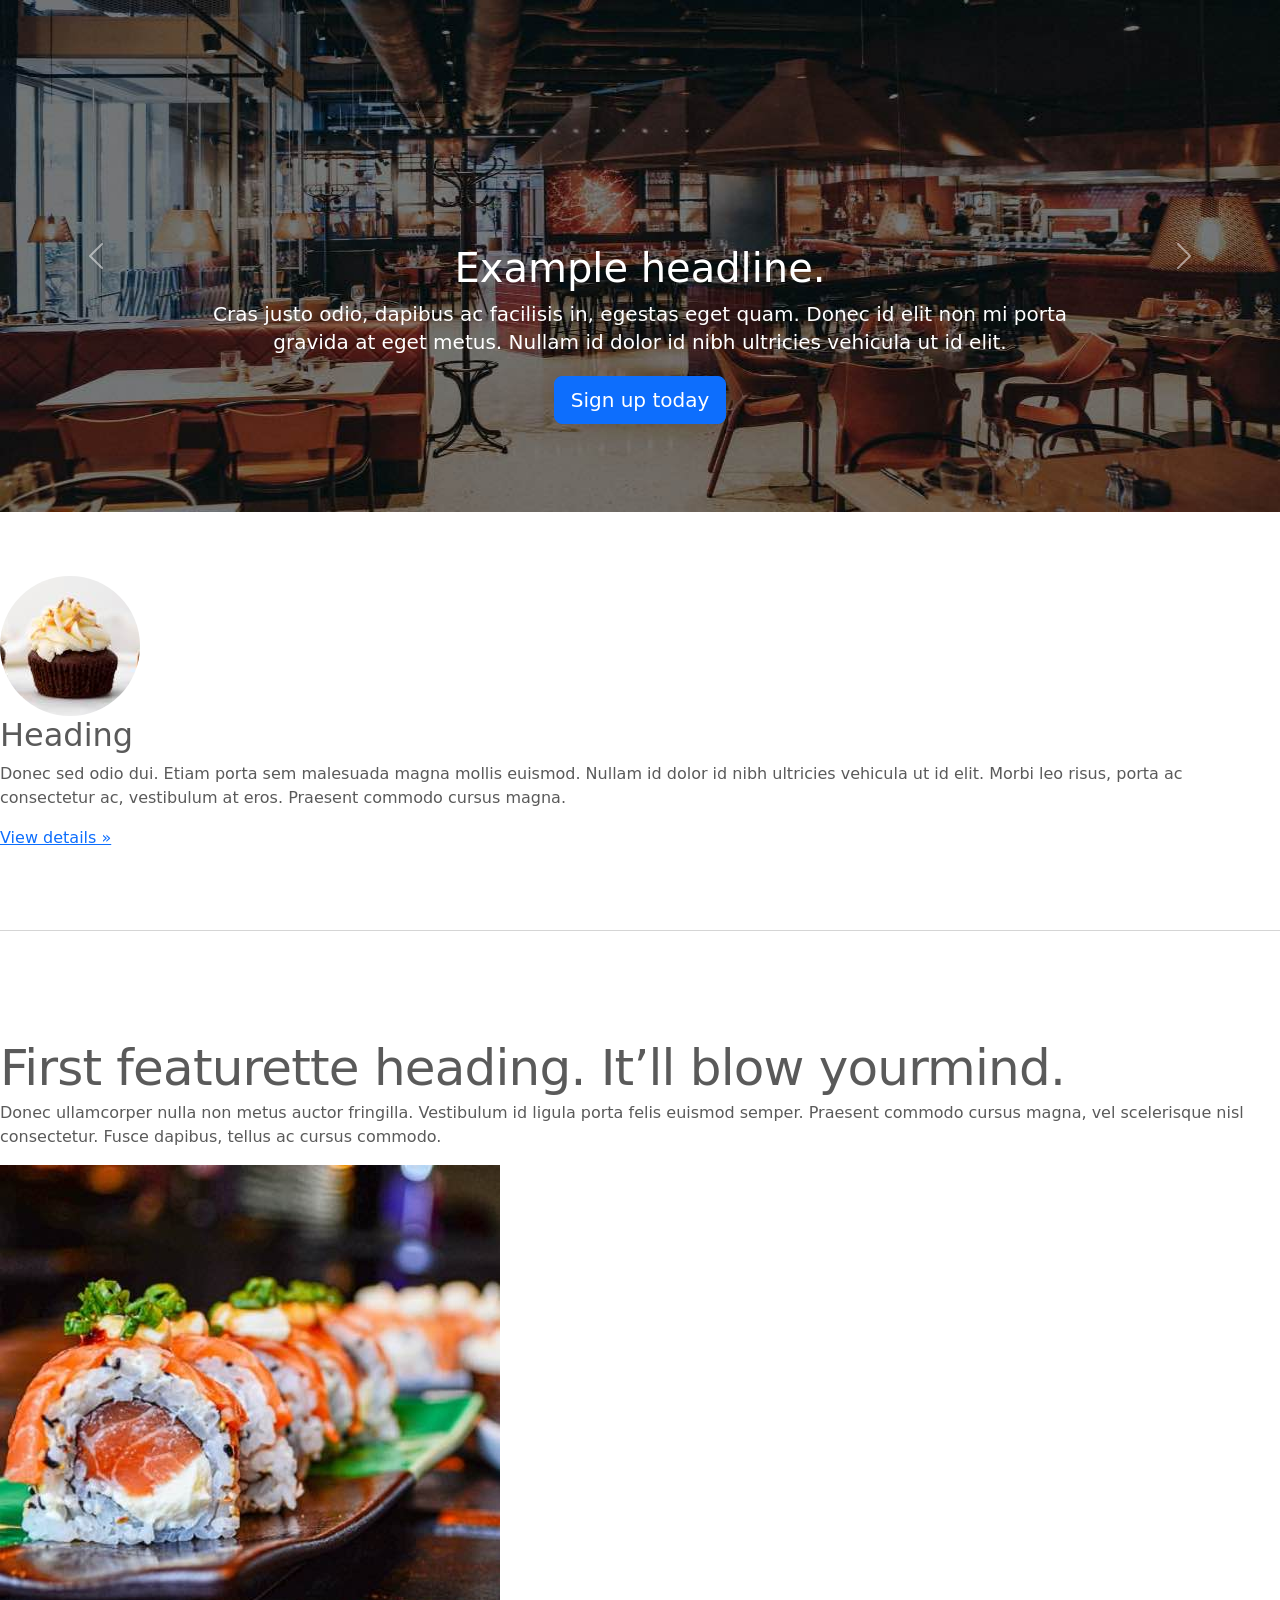
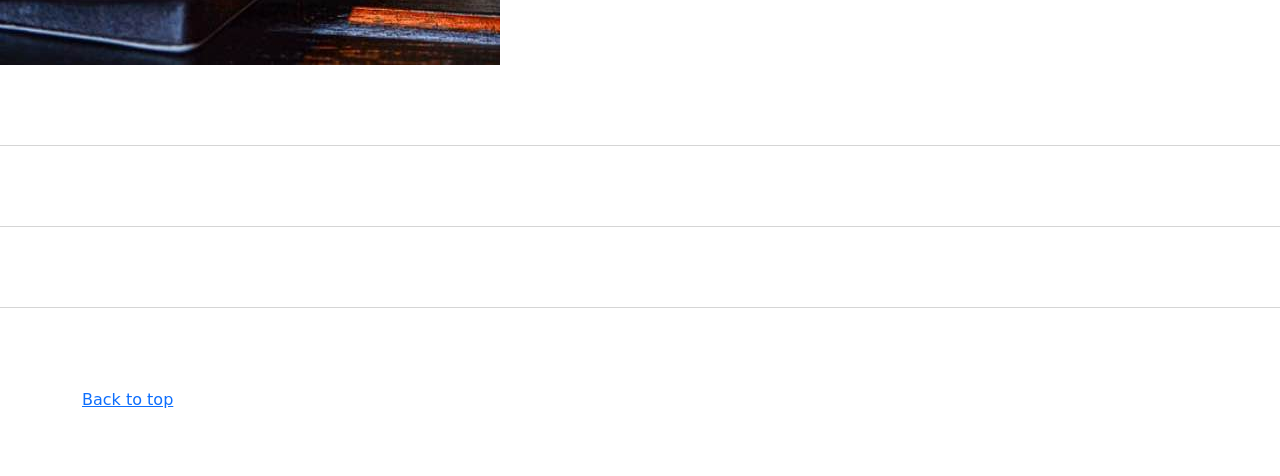
<file: kadai_003/index_for_student.html>
<!doctype html>
<html lang="en">
  <head>
    <meta charset="utf-8">
    <meta name="viewport" content="width=device-width, initial-scale=1">
    <meta name="description" content="">
    <meta name="author" content="Mark Otto, Jacob Thornton, and Bootstrap contributors">
    <meta name="generator" content="Hugo 0.79.0">
    <title>Carousel Template · Bootstrap v5.0</title>
    <link rel="canonical" href="https://getbootstrap.com/docs/5.0/examples/carousel/">
    <!-- ************************************************ bootstrap.min.cssの読み込み -->
    <link href="https://cdn.jsdelivr.net/npm/bootstrap@5.0.0-beta1/dist/css/bootstrap.min.css" rel="stylesheet" integrity="sha384-giJF6kkoqNQ00vy+HMDP7azOuL0xtbfIcaT9wjKHr8RbDVddVHyTfAAsrekwKmP1" crossorigin="anonymous">
    <!-- ************************************************ carousel.cssの読み込み -->
    <link href="carousel.css" rel="stylesheet">
    <!-- ************************************************ bootstrap.bundle.min.jsの読み込み -->
    <script src="https://cdn.jsdelivr.net/npm/bootstrap@5.0.0-beta1/dist/js/bootstrap.bundle.min.js" integrity="sha384-ygbV9kiqUc6oa4msXn9868pTtWMgiQaeYH7/t7LECLbyPA2x65Kgf80OJFdroafW" crossorigin="anonymous" defer></script>
  </head>
  <body>
    <main>
      <!-- ************************************************ カールセル開始 -->
      <!-- <div id="myCarousel" class="carousel slide" data-bs-ride="carousel"> -->
      <div id="carouselExampleCaptions" class="carousel slide carousel-fade" data-bs-ride="carousel">
        <!-- <div class="carousel-inner"> -->
        <div class="carousel-inner">
          <!-- <div class="carousel-item active"> -->
          <div class="carousel-item active">
            <img src="img/top_1.jpg" alt="サンプル画像1">
            <div class="container">
              <!-- <div class="carousel-caption"> -->
              <div class="carousel-caption">
                <h1>Example headline.</h1>
                <p>Cras justo odio, dapibus ac facilisis in, egestas eget quam. Donec id elit non mi porta gravida at eget
                  metus. Nullam id dolor id nibh ultricies vehicula ut id elit.</p>
                <!-- <p><a class="btn btn-lg btn-primary" href="#" role="button">Sign up today</a></p> -->
                <p><a class="btn btn-lg btn-primary" href="#" role="button">Sign up today</a></p>
              </div>
            </div>
          </div>

          <div class="carousel-item">
            <img src="img/top_2.jpg" alt="サンプル画像2">
            <div class="container">
              <div class="carousel-caption">
                <h1>Example headline.</h1>
                <p>Cras justo odio, dapibus ac facilisis in, egestas eget quam. Donec id elit non mi porta gravida at eget
                  metus. Nullam id dolor id nibh ultricies vehicula ut id elit.</p>
                <p><a class="btn btn-lg btn-primary" href="#" role="button">Sign up today</a></p>
              </div>
            </div>
          </div>

          <div class="carousel-item">
            <img src="img/top_3.jpg" alt="サンプル画像3">
            <div class="container">
              <div class="carousel-caption">
                <h1>Example headline.</h1>
                <p>Cras justo odio, dapibus ac facilisis in, egestas eget quam. Donec id elit non mi porta gravida at eget
                  metus. Nullam id dolor id nibh ultricies vehicula ut id elit.</p>
                <p><a class="btn btn-lg btn-primary" href="#" role="button">Sign up today</a></p>
              </div>
            </div>
          </div>

            <!-- 左右ボタン -->
          <button class="carousel-control-prev" type="button" data-bs-target="#carouselExampleCaptions" data-bs-slide="prev">
            <span class="carousel-control-prev-icon" aria-hidden="true"></span>
            <span class="visually-hidden">Previous</span>
          </button>
          <button class="carousel-control-next" type="button" data-bs-target="#carouselExampleCaptions" data-bs-slide="next">
            <span class="carousel-control-next-icon" aria-hidden="true"></span>
            <span class="visually-hidden">Next</span>
          </button>
        </div>
      </div>
      <!-- ************************************************ カールセル終了 -->
      <!-- <div class="container marketing"> -->
      <div class="">
        <!-- <div class="row"> -->
        <div class="">
          <!-- <div class="col-lg-4"> -->
          <div class="">
            <img src="img/cake.jpg" class="rounded-circle" alt="サンプル画像2">
            <h2>Heading</h2>
            <p>Donec sed odio dui. Etiam porta sem malesuada magna mollis euismod. Nullam id dolor id nibh ultricies
              vehicula ut id elit. Morbi leo risus, porta ac consectetur ac, vestibulum at eros. Praesent commodo cursus
              magna.</p>
            <!-- <p><a class="btn btn-secondary" href="#" role="button">View details &raquo;</a></p> -->
            <p><a class="" href="#" role="button">View details &raquo;</a></p>
          </div>
        </div>
        <hr class="featurette-divider">
        <!-- <div class="row"> -->
        <div class="">
          <!-- <div class="col-md-7"> -->
          <div class="">
            <!-- <h2 class="featurette-heading">First featurette heading. <span class="text-muted">It’ll blow yourmind.</span> -->
            <h2 class="featurette-heading">First featurette heading. <span class="">It’ll blow yourmind.</span></h2>
            <!-- <p class="lead">Donec ullamcorper nulla non metus auctor fringilla. Vestibulum id ligula porta felis
              euismod
              semper. Praesent commodo cursus magna, vel scelerisque nisl consectetur. Fusce dapibus, tellus ac cursus
              commodo.</p> -->
            <p class="">
              Donec ullamcorper nulla non metus auctor fringilla. Vestibulum id ligula porta felis
              euismod
              semper. Praesent commodo cursus magna, vel scelerisque nisl consectetur. Fusce dapibus, tellus ac cursus
              commodo.
            </p>
          </div>
          <!-- <div class="col-md-5"> -->
          <div class="">
            <!-- <img src="img/sushi.jpg" class="img-fluid" alt=""> -->
            <img src="img/sushi.jpg" class="" alt="サンプル画像3">
          </div>
        </div>
        <hr class="featurette-divider">
        <!-- ここにもう一つ左右を反転させたものを作ります。 -->
        <hr class="featurette-divider">
        <!-- ここにもう一つ左右を反転させたものを作ります。 -->
        <hr class="featurette-divider">
        <footer class="container">
          <!-- <p class="float-end"><a href="#">Back to top</a></p> -->
          <p class=""><a href="#">Back to top</a></p>
        </footer>
      </div>
    </main>
  </body>

</html>
</file>
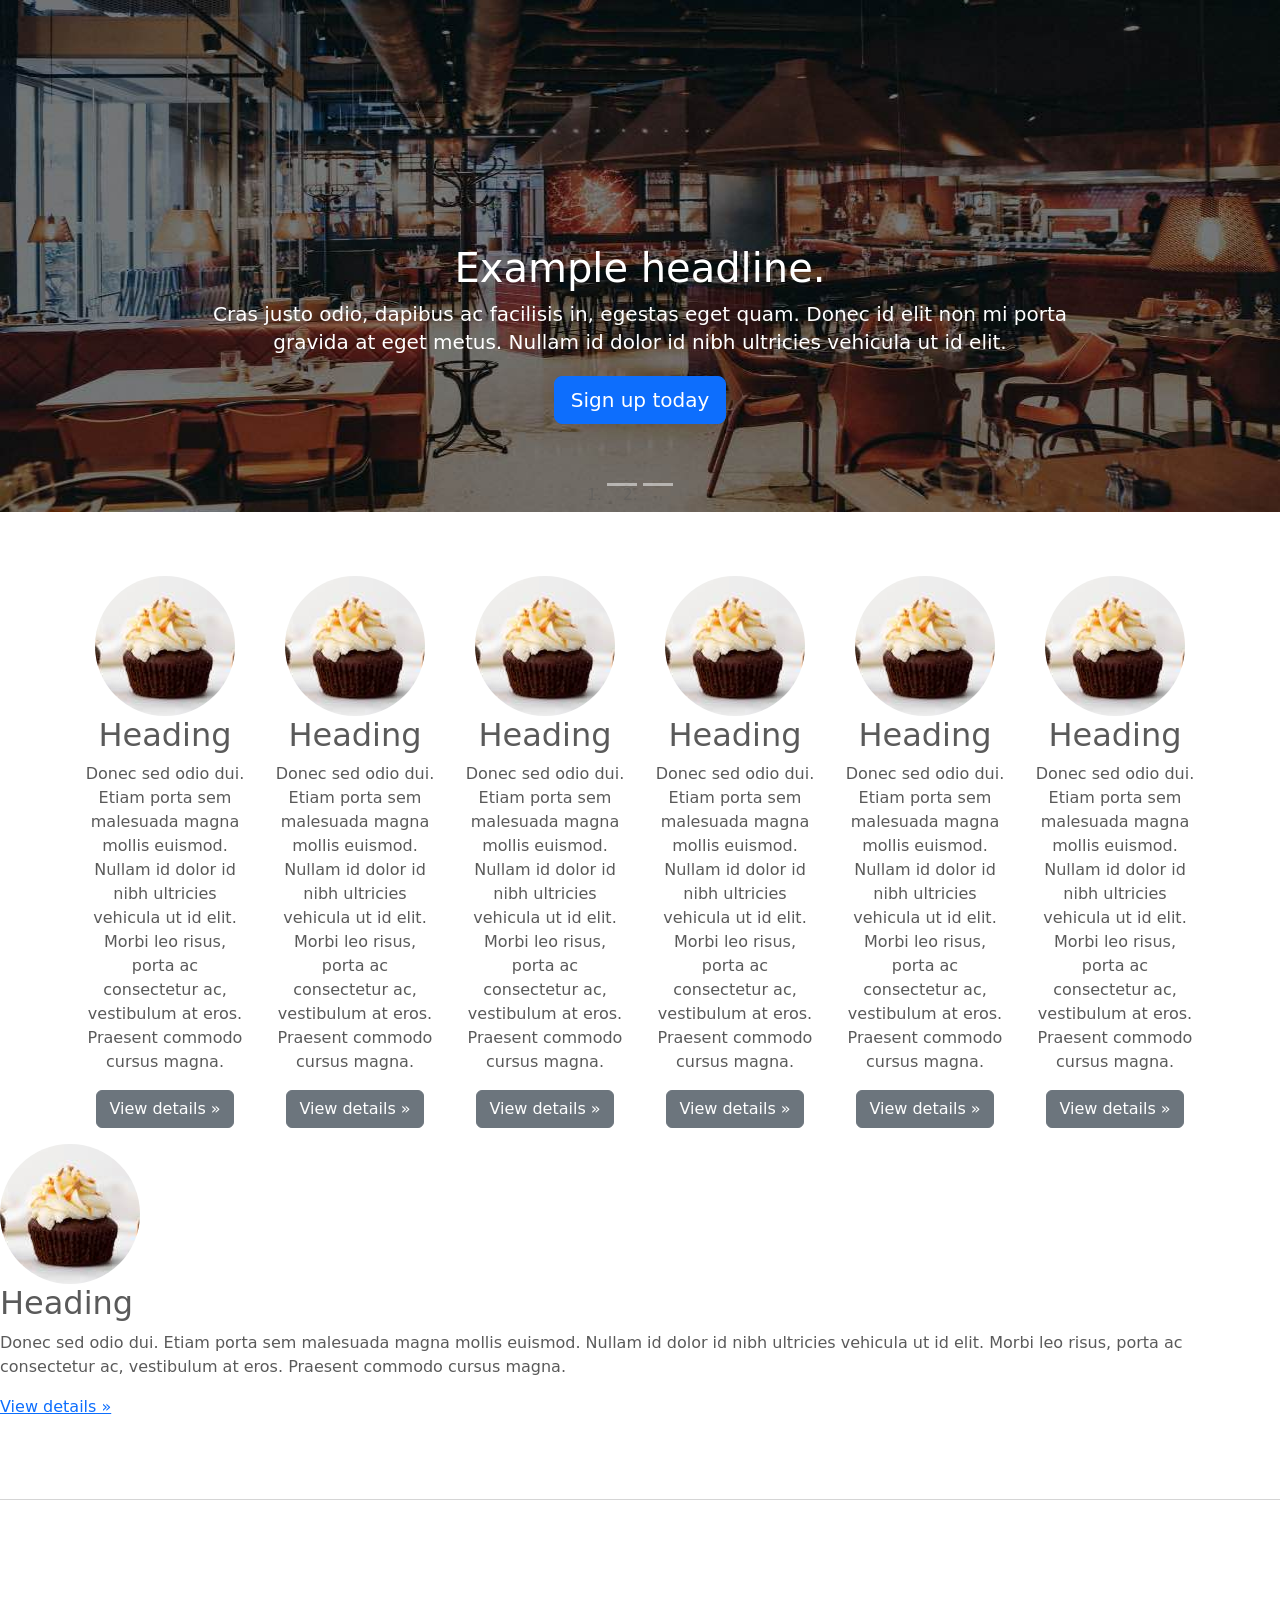
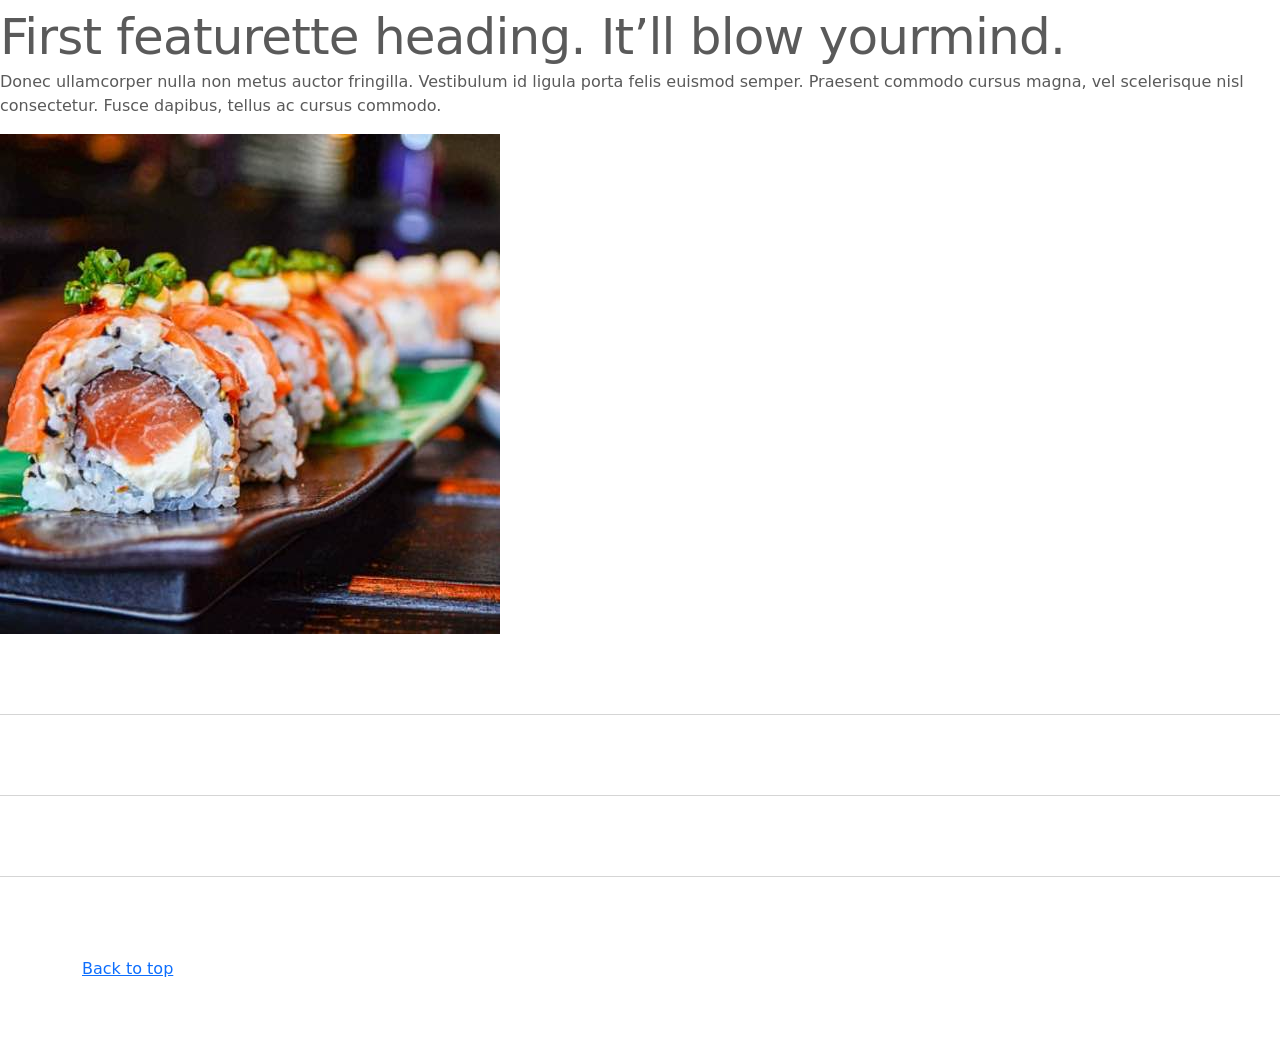
<file: kadai_005/index_for_student.html>
<!doctype html>
<html lang="en">
  <head>
    <meta charset="utf-8">
    <meta name="viewport" content="width=device-width, initial-scale=1">
    <meta name="description" content="">
    <meta name="author" content="Mark Otto, Jacob Thornton, and Bootstrap contributors">
    <meta name="generator" content="Hugo 0.79.0">
    <title>Carousel Template · Bootstrap v5.0</title>
    <link rel="canonical" href="https://getbootstrap.com/docs/5.0/examples/carousel/">
    <!-- ************************************************ bootstrap.min.cssの読み込み -->
    <link href="https://cdn.jsdelivr.net/npm/bootstrap@5.0.0-beta1/dist/css/bootstrap.min.css" rel="stylesheet" integrity="sha384-giJF6kkoqNQ00vy+HMDP7azOuL0xtbfIcaT9wjKHr8RbDVddVHyTfAAsrekwKmP1" crossorigin="anonymous">
    <!-- ************************************************ carousel.cssの読み込み -->
    <link href="carousel.css" rel="stylesheet">
    <!-- ************************************************ bootstrap.bundle.min.jsの読み込み -->
    <script src="https://cdn.jsdelivr.net/npm/bootstrap@5.0.0-beta1/dist/js/bootstrap.bundle.min.js" integrity="sha384-ygbV9kiqUc6oa4msXn9868pTtWMgiQaeYH7/t7LECLbyPA2x65Kgf80OJFdroafW" crossorigin="anonymous" defer></script>
  </head>
  <body>
    <main>
      <!-- カルーセル開始 -->
      <!-- carousel クラス と slide クラスを適用します -->
      <div id="myCarousel" class="carousel slide" data-bs-ride="carousel">
        <ol class="carousel-indicators">
          <li data-bs-target="#carouselExampleCaptions" data-bs-slide-to="1"></li>
          <li data-bs-target="#carouselExampleCaptions" data-bs-slide-to="2"></li>
        </ol>
        <div class="carousel-inner">
          <div class="carousel-item active">
            <img src="img/top_1.jpg" alt="サンプル画像1">
            <div class="container">
              <div class="carousel-caption">
                <h1>Example headline.</h1>
                <p>Cras justo odio, dapibus ac facilisis in, egestas eget quam. Donec id elit non mi porta gravida at eget
                  metus. Nullam id dolor id nibh ultricies vehicula ut id elit.</p>
                  <p><a class="btn btn-lg btn-primary" href="#" role="button">Sign up today</a></p>
              </div>
            </div>
          </div>
        </div>
      </div>
      <!-- ************************************************ カルーセル終了 -->


      <div class="container">
        <div class="row">
    
          <!-- ここのclassを変更する -->
          <div class="col-md-2 col-6 text-center"> 
          <!-- ここまで --> 

            <img src="img/cake.jpg" class="rounded-circle" alt="サンプル画像2">
              <h2>Heading</h2>
              <p>
              Donec sed odio dui. Etiam porta sem malesuada magna mollis
              euismod. Nullam id dolor id nibh ultricies vehicula ut id elit.
              Morbi leo risus, porta ac consectetur ac, vestibulum at eros.
              Praesent commodo cursus magna.
            </p>
            <p>
              <a class="btn btn-secondary" href="#" role="button">View details &raquo;</a>
            </p>
          </div>
          <div class="col-md-2 col-6 text-center"> 
            <img src="img/cake.jpg" class="rounded-circle" alt="サンプル画像2">
              <h2>Heading</h2>
              <p>
              Donec sed odio dui. Etiam porta sem malesuada magna mollis
              euismod. Nullam id dolor id nibh ultricies vehicula ut id elit.
              Morbi leo risus, porta ac consectetur ac, vestibulum at eros.
              Praesent commodo cursus magna.
            </p>
            <p>
              <a class="btn btn-secondary" href="#" role="button">View details &raquo;</a>
            </p>
          </div>
          <div class="col-md-2 col-6 text-center"> 
            <img src="img/cake.jpg" class="rounded-circle" alt="サンプル画像2">
              <h2>Heading</h2>
              <p>
              Donec sed odio dui. Etiam porta sem malesuada magna mollis
              euismod. Nullam id dolor id nibh ultricies vehicula ut id elit.
              Morbi leo risus, porta ac consectetur ac, vestibulum at eros.
              Praesent commodo cursus magna.
            </p>
            <p>
              <a class="btn btn-secondary" href="#" role="button">View details &raquo;</a>
            </p>
          </div>
          <div class="col-md-2 col-6 text-center"> 
            <img src="img/cake.jpg" class="rounded-circle" alt="サンプル画像2">
              <h2>Heading</h2>
              <p>
              Donec sed odio dui. Etiam porta sem malesuada magna mollis
              euismod. Nullam id dolor id nibh ultricies vehicula ut id elit.
              Morbi leo risus, porta ac consectetur ac, vestibulum at eros.
              Praesent commodo cursus magna.
            </p>
            <p>
              <a class="btn btn-secondary" href="#" role="button">View details &raquo;</a>
            </p>
          </div>
          <div class="col-md-2 col-6 text-center"> 
            <img src="img/cake.jpg" class="rounded-circle" alt="サンプル画像2">
              <h2>Heading</h2>
              <p>
              Donec sed odio dui. Etiam porta sem malesuada magna mollis
              euismod. Nullam id dolor id nibh ultricies vehicula ut id elit.
              Morbi leo risus, porta ac consectetur ac, vestibulum at eros.
              Praesent commodo cursus magna.
            </p>
            <p>
              <a class="btn btn-secondary" href="#" role="button">View details &raquo;</a>
            </p>
          </div>
          <div class="col-md-2 col-6 text-center"> 
            <img src="img/cake.jpg" class="rounded-circle" alt="サンプル画像2">
              <h2>Heading</h2>
              <p>
              Donec sed odio dui. Etiam porta sem malesuada magna mollis
              euismod. Nullam id dolor id nibh ultricies vehicula ut id elit.
              Morbi leo risus, porta ac consectetur ac, vestibulum at eros.
              Praesent commodo cursus magna.
            </p>
            <p>
              <a class="btn btn-secondary" href="#" role="button">View details &raquo;</a>
            </p>
          </div>
        </div>
      </div>



    <!--
    <div class="container">

      <style>
        .button-test {
          /* パディング(余白)上下方向10px 左右方向30px */
          padding: 10px 30px;
          /* ボタンの幅 300px */
          width: 300px;
          /* 背景色 青 */
          background-color: blue;
          /* フォント色 白 */
          color: white;
          /* テキスト中央揃え */
          text-align: center;
          /* フォントを太く */
          font-weight: bold;
          /* ボタンの角を丸める */
          border-radius: 5px;
          /* 上下左右方向の余白外側30px */
          margin: 30px;
          /* ボタンの影 */
          box-shadow: 0 0 20px 0 rgba(0, 0, 0, 30%);
          }
      </style>
       -->

      <!--buttonテスト -->
      <!--
     <button class="btn-primary btn-lg shadow">ここを押す</button>
     <div class="button-test">ここを押す</div>  
     <a href="" class="btn-info btn-sm shadow">ここを押す</a>

     <button class="btn btn-secondary">ここを押す</button>
     <button class="btn btn-link btn-lg shadow">ここを押す</button>
     <button class="btn btn-info">ここを押す</button>
     <button class="btn btn-warning">ここを押す</button>
     <button class="btn btn-outline-primary">ここを押す</button>
     <button class="btn btn-primary btn-sm">ここを押す</button>
     <button class="btn btn-lg btn-primary" disabled>ここを押す</button>
     <button class="btn btn-dark shadow">ここを押す</button>
     <button class="btn btn-outline-danger">ここを押す</button>
     <button class="btn btn-lg btn-outline-success">ここを押す</button>
     
    </div>
    -->

      <!-- <div class="container marketing"> -->
      <div class="">
        <!-- <div class="row"> -->
        <div class="">
          <!-- <div class="col-lg-4"> -->
          <div class="">
            <img src="img/cake.jpg" class="rounded-circle" alt="サンプル画像2">
            <h2>Heading</h2>
            <p>Donec sed odio dui. Etiam porta sem malesuada magna mollis euismod. Nullam id dolor id nibh ultricies
              vehicula ut id elit. Morbi leo risus, porta ac consectetur ac, vestibulum at eros. Praesent commodo cursus
              magna.</p>
            <!-- <p><a class="btn btn-secondary" href="#" role="button">View details &raquo;</a></p> -->
            <p><a class="" href="#" role="button">View details &raquo;</a></p>
          </div>
        </div>
        <hr class="featurette-divider">
        <!-- <div class="row"> -->
        <div class="">
          <!-- <div class="col-md-7"> -->
          <div class="">
            <!-- <h2 class="featurette-heading">First featurette heading. <span class="text-muted">It’ll blow yourmind.</span> -->
            <h2 class="featurette-heading">First featurette heading. <span class="">It’ll blow yourmind.</span></h2>
            <!-- <p class="lead">Donec ullamcorper nulla non metus auctor fringilla. Vestibulum id ligula porta felis
              euismod
              semper. Praesent commodo cursus magna, vel scelerisque nisl consectetur. Fusce dapibus, tellus ac cursus
              commodo.</p> -->
            <p class="">
              Donec ullamcorper nulla non metus auctor fringilla. Vestibulum id ligula porta felis
              euismod
              semper. Praesent commodo cursus magna, vel scelerisque nisl consectetur. Fusce dapibus, tellus ac cursus
              commodo.
            </p>
          </div>
          <!-- <div class="col-md-5"> -->
          <div class="">
            <!-- <img src="img/sushi.jpg" class="img-fluid" alt=""> -->
            <img src="img/sushi.jpg" class="" alt="サンプル画像3">
          </div>
        </div>
        <hr class="featurette-divider">
        <!-- ここにもう一つ左右を反転させたものを作ります。 -->
        <hr class="featurette-divider">
        <!-- ここにもう一つ左右を反転させたものを作ります。 -->
        <hr class="featurette-divider">
        <footer class="container">
          <!-- <p class="float-end"><a href="#">Back to top</a></p> -->
          <p class=""><a href="#">Back to top</a></p>
        </footer>
      </div>
    </main>
  </body>

</html>
</file>
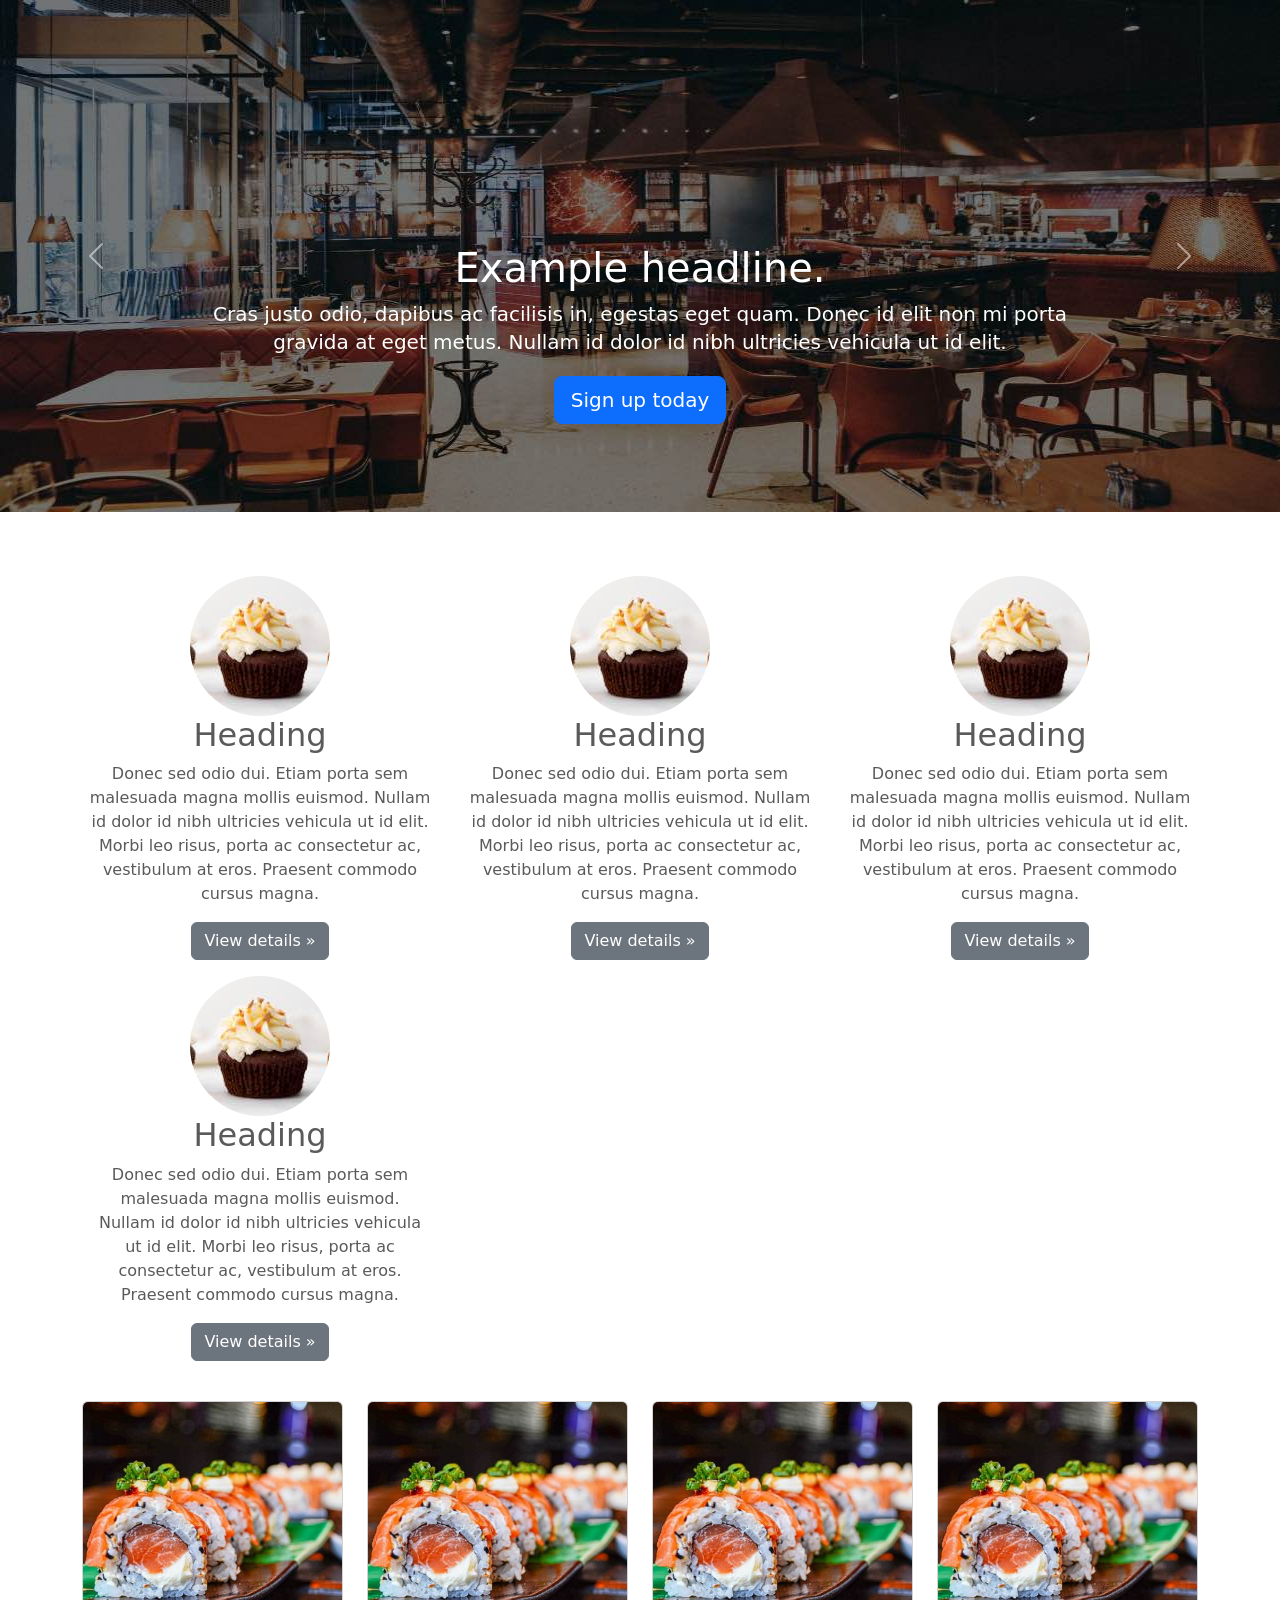
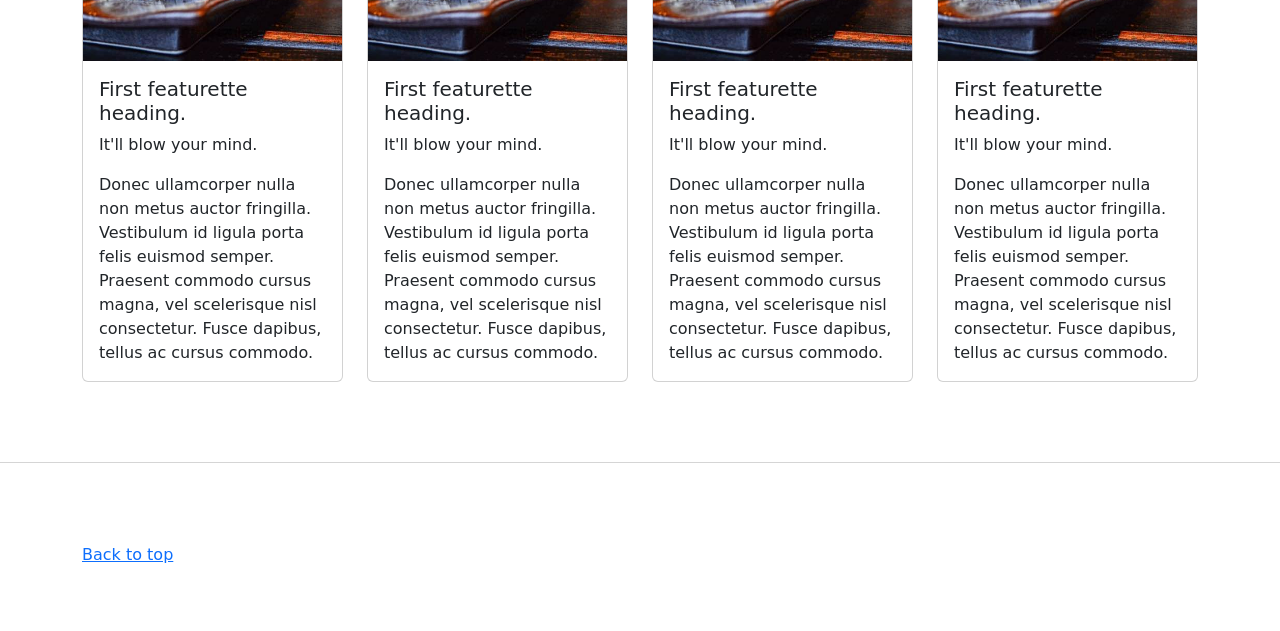
<file: kadai_006/index_for_student.html>
<!doctype html>
<html lang="en">
  <head>
    <meta charset="utf-8">
    <meta name="viewport" content="width=device-width, initial-scale=1">
    <meta name="description" content="">
    <meta name="author" content="Mark Otto, Jacob Thornton, and Bootstrap contributors">
    <meta name="generator" content="Hugo 0.79.0">
    <title>Carousel Template · Bootstrap v5.0</title>
    <link rel="canonical" href="https://getbootstrap.com/docs/5.0/examples/carousel/">
    <!-- ************************************************ bootstrap.min.cssの読み込み -->
    <link href="https://cdn.jsdelivr.net/npm/bootstrap@5.0.0-beta1/dist/css/bootstrap.min.css" rel="stylesheet" integrity="sha384-giJF6kkoqNQ00vy+HMDP7azOuL0xtbfIcaT9wjKHr8RbDVddVHyTfAAsrekwKmP1" crossorigin="anonymous">
    <!-- ************************************************ carousel.cssの読み込み -->
    <link href="carousel.css" rel="stylesheet">
    <!-- ************************************************ bootstrap.bundle.min.jsの読み込み -->
    <script src="https://cdn.jsdelivr.net/npm/bootstrap@5.0.0-beta1/dist/js/bootstrap.bundle.min.js" integrity="sha384-ygbV9kiqUc6oa4msXn9868pTtWMgiQaeYH7/t7LECLbyPA2x65Kgf80OJFdroafW" crossorigin="anonymous" defer></script>
  </head>
  <body>
    <main>
      <!-- ************************************************ カールセル開始 -->
      <!-- <div id="myCarousel" class="carousel slide" data-bs-ride="carousel"> -->
      <div id="carouselExampleCaptions" class="carousel slide carousel-fade" data-bs-ride="carousel">
        <!-- <div class="carousel-inner"> -->
        <div class="carousel-inner">
          <!-- <div class="carousel-item active"> -->
          <div class="carousel-item active">
            <img src="img/top_1.jpg" alt="サンプル画像1">
            <div class="container">
              <!-- <div class="carousel-caption"> -->
              <div class="carousel-caption">
                <h1>Example headline.</h1>
                <p>Cras justo odio, dapibus ac facilisis in, egestas eget quam. Donec id elit non mi porta gravida at eget
                  metus. Nullam id dolor id nibh ultricies vehicula ut id elit.</p>
                <!-- <p><a class="btn btn-lg btn-primary" href="#" role="button">Sign up today</a></p> -->
                <p><a class="btn btn-lg btn-primary" href="#" role="button">Sign up today</a></p>
              </div>
            </div>
          </div>

          <div class="carousel-item">
            <img src="img/top_2.jpg" alt="サンプル画像2">
            <div class="container">
              <div class="carousel-caption">
                <h1>Example headline.</h1>
                <p>Cras justo odio, dapibus ac facilisis in, egestas eget quam. Donec id elit non mi porta gravida at eget
                  metus. Nullam id dolor id nibh ultricies vehicula ut id elit.</p>
                <p><a class="btn btn-lg btn-primary" href="#" role="button">Sign up today</a></p>
              </div>
            </div>
          </div>

          <div class="carousel-item">
            <img src="img/top_3.jpg" alt="サンプル画像3">
            <div class="container">
              <div class="carousel-caption">
                <h1>Example headline.</h1>
                <p>Cras justo odio, dapibus ac facilisis in, egestas eget quam. Donec id elit non mi porta gravida at eget
                  metus. Nullam id dolor id nibh ultricies vehicula ut id elit.</p>
                <p><a class="btn btn-lg btn-primary" href="#" role="button">Sign up today</a></p>
              </div>
            </div>
          </div>

            <!-- 左右ボタン -->
          <button class="carousel-control-prev" type="button" data-bs-target="#carouselExampleCaptions" data-bs-slide="prev">
            <span class="carousel-control-prev-icon" aria-hidden="true"></span>
            <span class="visually-hidden">Previous</span>
          </button>
          <button class="carousel-control-next" type="button" data-bs-target="#carouselExampleCaptions" data-bs-slide="next">
            <span class="carousel-control-next-icon" aria-hidden="true"></span>
            <span class="visually-hidden">Next</span>
          </button>
        </div>
      </div>
      <!-- ************************************************ カールセル終了 -->

       <div class="container">
        <div class="row">
          <div class="col-md-4 text-center">

          <!-- start col-lg-4 -->
          <img src="img/cake.jpg" class="rounded-circle" alt="サンプル画像2">

          <h2>Heading</h2>
          <p>
            Donec sed odio dui. Etiam porta sem malesuada magna mollis 
            euismod. Nullam id dolor id nibh ultricies vehicula ut id elit. 
            Morbi leo risus, porta ac consectetur ac, vestibulum at eros. 
            Praesent commodo cursus magna.
          </p>
          <p><a class="btn btn-secondary" href="#" role="button">View details &raquo;</a></p>
          </div>
          <div class="col-md-4 text-center">
            <!-- start col-lg-4 -->
            <img src="img/cake.jpg" class="rounded-circle" alt="サンプル画像2">
            <h2>Heading</h2>
            <p>
              Donec sed odio dui. Etiam porta sem malesuada magna mollis
              euismod. Nullam id dolor id nibh ultricies vehicula ut id elit.
              Morbi leo risus, porta ac consectetur ac, vestibulum at eros.
              Praesent commodo cursus magna.
            </p>
            <p><a class="btn btn-secondary" href="#" role="button">View details &raquo;</a></p>
          </div>
          <div class="col-md-4 text-center">
            <!-- start col-lg-4 -->
            <img src="img/cake.jpg" class="rounded-circle" alt="サンプル画像2">
            <h2>Heading</h2>
            <p>
              Donec sed odio dui. Etiam porta sem malesuada magna mollis
              euismod. Nullam id dolor id nibh ultricies vehicula ut id elit.
              Morbi leo risus, porta ac consectetur ac, vestibulum at eros.
              Praesent commodo cursus magna.
            </p>
            <p><a class="btn btn-secondary" href="#" role="button">View details &raquo;</a></p>
          </div>
        </div>
      </div>



    
    <!-- <div class="container">-->
    <!--
      <style>
        .button-test {
          /* パディング(余白)上下方向10px 左右方向30px */
          padding: 10px 30px;
          /* ボタンの幅 300px */
          width: 300px;
          /* 背景色 青 */
          background-color: blue;
          /* フォント色 白 */
          color: white;
          /* テキスト中央揃え */
          text-align: center;
          /* フォントを太く */
          font-weight: bold;
          /* ボタンの角を丸める */
          border-radius: 5px;
          /* 上下左右方向の余白外側30px */
          margin: 30px;
          /* ボタンの影 */
          box-shadow: 0 0 20px 0 rgba(0, 0, 0, 30%);
          }
      </style>
       -->

      <!--buttonテスト -->
      <!--
     <button class="btn-primary btn-lg shadow">ここを押す</button>
     <div class="button-test">ここを押す</div>  
     <a href="" class="btn-info btn-sm shadow">ここを押す</a>

     <button class="btn btn-secondary">ここを押す</button>
     <button class="btn btn-link btn-lg shadow">ここを押す</button>
     <button class="btn btn-info">ここを押す</button>
     <button class="btn btn-warning">ここを押す</button>
     <button class="btn btn-outline-primary">ここを押す</button>
     <button class="btn btn-primary btn-sm">ここを押す</button>
     <button class="btn btn-lg btn-primary" disabled>ここを押す</button>
     <button class="btn btn-dark shadow">ここを押す</button>
     <button class="btn btn-outline-danger">ここを押す</button>
     <button class="btn btn-lg btn-outline-success">ここを押す</button>
     
    </div>
    -->

      <!-- <div class="container marketing"> -->
     <div class="container marketing">
       <div class="row">
         <div class="col-lg-4">
           <img src="img/cake.jpg" class="rounded-circle" alt="サンプル画像2">
           <h2>Heading</h2>
           <p>Donec sed odio dui. Etiam porta sem malesuada magna mollis euismod. Nullam id dolor id nibh ultricies
             vehicula ut id elit. Morbi leo risus, porta ac consectetur ac, vestibulum at eros. Praesent commodo cursus
             magna.</p>
           <p><a class="btn btn-secondary" href="#" role="button">View details &raquo;</a></p>
         </div>
       </div>

        <div class="row row-cols-1 row-cols-md-4 g-4">
          <div class = "col">
            <div class="card">
              <img src="img/sushi.jpg" class="card-img-top" alt="サンプル画像3">
              <div class="card-body">
                <h5 class="card-title">First featurette heading. </h5>
                <p class="card-text">It'll blow your mind.</p>
                <p class="card-text lead fs-6">Donec ullamcorper nulla non metus auctor fringilla. Vestibulum id ligula porta felis
                euismod
                semper. Praesent commodo cursus magna, vel scelerisque nisl consectetur. Fusce dapibus, tellus ac cursus
                commodo.</p>
              </div>
            </div>
          </div>

          <div class = "col">
            <div class="card">
              <img src="img/sushi.jpg" class="card-img-top" alt="サンプル画像3">
              <div class="card-body">
                <h5 class="card-title">First featurette heading. </h5>
                <p class="card-text">It'll blow your mind.</p>
                <p class="card-text lead fs-6">Donec ullamcorper nulla non metus auctor fringilla. Vestibulum id ligula porta felis
                euismod
                semper. Praesent commodo cursus magna, vel scelerisque nisl consectetur. Fusce dapibus, tellus ac cursus
                commodo.</p>
              </div>
            </div>
          </div>

          <div class = "col">
            <div class="card">
              <img src="img/sushi.jpg" class="card-img-top" alt="サンプル画像3">
              <div class="card-body">
                <h5 class="card-title">First featurette heading. </h5>
                <p class="card-text">It'll blow your mind.</p>
                <p class="card-text lead fs-6">Donec ullamcorper nulla non metus auctor fringilla. Vestibulum id ligula porta felis
                euismod
                semper. Praesent commodo cursus magna, vel scelerisque nisl consectetur. Fusce dapibus, tellus ac cursus
                commodo.</p>
              </div>
            </div>
          </div>

          <div class = "col">
            <div class="card">
              <img src="img/sushi.jpg" class="card-img-top" alt="サンプル画像3">
              <div class="card-body">
                <h5 class="card-title">First featurette heading. </h5>
                <p class="card-text">It'll blow your mind.</p>
                <p class="card-text lead fs-6">Donec ullamcorper nulla non metus auctor fringilla. Vestibulum id ligula porta felis
                euismod
                semper. Praesent commodo cursus magna, vel scelerisque nisl consectetur. Fusce dapibus, tellus ac cursus
                commodo.</p>
              </div>
            </div>
          </div>
        </div>

        </div>
        <hr class="featurette-divider">

        <footer class="container">
          <!-- <p class="float-end"><a href="#">Back to top</a></p> -->
          <p class=""><a href="#">Back to top</a></p>
        </footer>
      </div>
    </main>
  </body>

</html>
</file>
<file: kadai_015/stylesheet/style.css>
/* ----------------------------------------------- 共通 */
html,
body {
  overflow-x: hidden;
}

body {
  color: #000000;
  font-family: 'Noto Sans JP', sans-serif;
  padding-bottom: 0;

}

p {
  line-height: 2.0em;
  font-weight: 100;
  font-style: normal;
  font-size: 14px;

}

.section_title {
  /* フォントサイズ36px */
  font-size: 36px;

  /* フォントの太さ600 標準は400です */
  font-weight: 600;
}

/* section_titleに擬似要素を追加 */
.section_title::after {

  /* 疑似要素はデフォルトでインライン要素のためブロック要素に変更 */
  display: block;

  /* サブタイトル文字の大きさや余白を設定 */
  font-size: 14px;
  font-weight: 400;
  padding: 16px 0 16px;

  /* 下線の幅を100pに設定 */
  width: 100px;

  /* 下線を直線・1px・黒色に設定 */
  border-bottom: solid 1px #000000;
}

/* ----------------------------------------------- ナビゲーションバー */
.navbar_brand_logo {

  /* サイズを32pxの正方形へ変更 */
  width: 32px;
  height: 32px;

  /* imgはインライン要素なのでインラインブロックに設定 */
  display: inline-block;

  /* "SAMURAI KITCHEN" 文字との空白を15pxに設定 */
  margin-right: 15px;

}

/* カンマで区切ると複数のクラスに適用可能 */
.my_navbar_brand,
.my_nav_link {

  /* フォントサイズを16pxに設定 */
  font-size: 16px;

  /* フォントをserif体に設定 */
  font-family: 'Lora', serif;

  /* フォント色を黒色に設定 */
  color: #000000 !important;

}

/* Bootstrapのボタンに初期設定されている周囲のborder（枠線）を消す */
.navbar-toggler {
  padding: 0 !important;
  border: none;
}

/* ハンバーガーボタンがチェック状態である（押されている）とき、閉じるボタン（×）を表示する */
#hamburger_btn_check:checked~.hamburger_btn .btn_close {
  display: block;
}

/* ハンバーガーボタンがチェック状態である（押されている）とき、ハンバーガーボタンを表示しない */
#hamburger_btn_check:checked~.hamburger_btn .btn_open {
  display: none;
}

/* 最初に表示した時は、閉じるボタン（×）は表示しない */
.btn_close {
  display: none;
}

/* ハンバーガーボタンが押されているかを判断するためのチェックボックスは隠す */
#hamburger_btn_check {
  display: none;
}


/* ----------------------------------------------- カールセル */
.my_carousel_caption {
  
  /* フォントサイズ52px */
  font-size: 52px;

  /* 上下に余白追加 */
  padding-top: 1.25rem;
  padding-bottom: 1.25rem;

  /* フォント色は白色 */
  color: #fff;

  /* テキスト中央揃え */
  text-align: center;
  font-family: 'Lora', serif;
  line-height: 1.5em;
}

/* 疑似要素でアイコンを配置。前に配置しています */
.my_carousel_caption::before {
  content: url(../img/logoSymbol_White.png);
  display: block;
}

/* スマートフォン画面幅（画面幅が最大375pxまで）の場合、以下のスタイルを適用。 */
@media screen and (max-width:375px) {
  .my_carousel_caption {

    /* フォントサイズを27pxにする */
    font-size: 27px;
  }
}

/* carousel-itemの高さを32remに指定 */
.carousel-item {
  height: 32rem;
}

/*carousel-item直下の子要素imgタグに設定 */
.carousel-item>img {

  /* 絶対位置を指定 */
  position: absolute;
  top: 0;
  left: 0;
  min-width: 100%;

  /* 高さはcarousel-itemに揃える */
  height: 32rem;
}

/* ----------------------------------------------- アバウト */
/* aboutクラスのあとに"私たちについて"の文字を追加  */
.about::after {
  content: "私たちについて";
}

.about_us_bg {
  background-color: #FFE6A5;
}



/* ----------------------------------------------- ギャラリー */
.gallery::after {
  content: "ギャラリー";
  margin: 0 auto 0;
}




/* ----------------------------------------------- メニュー */
.menu::after {
  content: "メニュー";
  margin: 0 auto 0;
}

.menu_title {
  font-size: 18px;
  font-weight: 600;
  font-style: normal;
}

.menu_price {
  font-size: 20px;
  font-weight: 400;
  font-family: 'Lora', serif;
}

/* ----------------------------------------------- シェフ */
/* aboutクラスのあとに"私たちについて"の文字を追加  */
.chef::after {
  content: "シェフ";
}

.chef_us_bg {
  background-color: #fdf5e6;
}

/* ----------------------------------------------- レビュー */
/* 背景画像を設定 */
.review_wrapper {
  background-image: url(../img/background-reviews.jpg);
  background-repeat: no-repeat;
  background-size: cover;
}

/* サブタイトルを擬似要素で表示 */
.review::after {
  content: "お客様の声";
  margin: 0 auto 0;
  border-bottom: solid 1px #FFFFFF;
}

/* 白い背景色の高さを固定 */
.h_420 {
  height: 420px;
  position: relative;
}

/* レビューの画像を修正 */
.reviewer_img {
  /* サイズを48px  */
  width: 48px;
  height: 48px;

  /* 円形にします */
  border-radius: 50%;
  margin-right: 16px;
}

/* 星のアイコン画像です */
.star_img {
  /* サイズを25pxにします */
  width: 25px;
  height: 25px;
}

/* 詳細ボタンを下部に固定 */
.fix_bottom {
/* positionプロパティで絶対配置 */
  position: absolute;
/* ボタンのサイズ変更 */
  width: 80px;
  height: 44px;
/* 左から24px、下から24pxの位置に配置 */
  left: 24px;
  bottom: 24px;
}

/* ----------------------------------------------- アクセス */
.access::after {
  content: "アクセス";
  margin: 0 auto 0;
}


/* ----------------------------------------------- フッター */
/* 背景色を画像の背景と同じ色に設定 */
#footer {
  background-color: #FAFAFA;
}

/* position:　absoluteで下からの距離で固定 */
.copy_right {
  font-size: 14px;

  /* 先祖要素のdivタグの左下の角を基準に絶対配置します */
  position: absolute;

  /* 下から1rem 左から12px */
  bottom: 1rem;
  left: 12px;
  display: flex;
}

/* copy_rightのクラスを適用したdivタグの子要素のpタグに適用される */
.copy_right>p {
  margin-right: 5rem;
  margin-bottom: 0;
}

/* copy_rightのクラスを適用したdivタグの子要素で、sns_imgクラスを適用しているimgタグに適用される */
.copy_right>img.sns_img {

  /* SNSアイコンのサイズ24px */
  height: 24px;
  width: 24px;

  /* 右方向へ余白10px */
  margin-right: 10px;
  margin-top: 0;
}

/* restaurant_info直下の子要素pタグ全てに適用される */
.restaurant_info p {
  font-weight: 400;
  line-height: 1.5;
  font-size: 16px;
}

/* restaurant_info直下の子要素imgタグ全てに適用される */
.restaurant_info img {
  width: 20px;
  height: 20px;
  margin-right: 10px;
  line-height: 1.5;
  margin-top: auto;
}

/* サイトアイコンを64pxに設定 */
.footer_brand_logo {
  width: 64px;
  height: 64px;
  display: inline-block;
  /* 右側余白15px */
  margin-right: 15px;
}

/* サイトタイトルのフォントをserif体（明朝体）に設定 */
.footer_text {
  font-size: 24px;
  font-family: 'Lora', serif;
}

/* スマートフォン画面幅（最大991pxまで）でスタイルを適用 */
@media screen and (max-width: 991px) {
  .footer_text,
  .copy_right {
    margin-top: 2rem;
    text-align: center;
    position: relative;
  }

  .copy_right>p,img {
    margin-right: 1rem;
    font-size: 14px;
    margin: 0;
    line-height: 35px;
  }
}
</file>
<file: kadai_tutorial_output/stylesheet/style.css>
/* ----------------------------------------------- 共通 */
html,
body {
  overflow-x: hidden;
}

body {
  color: #000000;
  font-family: 'Noto Sans JP', sans-serif;
  padding-bottom: 0;

}

p {
  line-height: 2.0em;
  font-weight: 100;
  font-style: normal;
  font-size: 14px;

}

.section_title {
  /* フォントサイズ36px */
  font-size: 36px;

  /* フォントの太さ600 標準は400です */
  font-weight: 600;
}

/* section_titleに擬似要素を追加 */
.section_title::after {

  /* 疑似要素はデフォルトでインライン要素のためブロック要素に変更 */
  display: block;

  /* サブタイトル文字の大きさや余白を設定 */
  font-size: 14px;
  font-weight: 400;
  padding: 16px 0 16px;

  /* 下線の幅を100pに設定 */
  width: 100px;

  /* 下線を直線・1px・黒色に設定 */
  border-bottom: solid 1px #000000;
}

/* ----------------------------------------------- ナビゲーションバー */
.navbar_brand_logo {

  /* サイズを32pxの正方形へ変更 */
  width: 32px;
  height: 32px;

  /* imgはインライン要素なのでインラインブロックに設定 */
  display: inline-block;

  /* "SAMURAI KITCHEN" 文字との空白を15pxに設定 */
  margin-right: 15px;

}

/* カンマで区切ると複数のクラスに適用可能 */
.my_navbar_brand,
.my_nav_link {

  /* フォントサイズを16pxに設定 */
  font-size: 16px;

  /* フォントをserif体に設定 */
  font-family: 'Lora', serif;

  /* フォント色を黒色に設定 */
  color: #000000 !important;

}

/* Bootstrapのボタンに初期設定されている周囲のborder（枠線）を消す */
.navbar-toggler {
  padding: 0 !important;
  border: none;
}

/* ハンバーガーボタンがチェック状態である（押されている）とき、閉じるボタン（×）を表示する */
#hamburger_btn_check:checked~.hamburger_btn .btn_close {
  display: block;
}

/* ハンバーガーボタンがチェック状態である（押されている）とき、ハンバーガーボタンを表示しない */
#hamburger_btn_check:checked~.hamburger_btn .btn_open {
  display: none;
}

/* 最初に表示した時は、閉じるボタン（×）は表示しない */
.btn_close {
  display: none;
}

/* ハンバーガーボタンが押されているかを判断するためのチェックボックスは隠す */
#hamburger_btn_check {
  display: none;
}


/* ----------------------------------------------- カールセル */
.my_carousel_caption {
  
  /* フォントサイズ52px */
  font-size: 52px;

  /* 上下に余白追加 */
  padding-top: 1.25rem;
  padding-bottom: 1.25rem;

  /* フォント色は白色 */
  color: #fff;

  /* テキスト中央揃え */
  text-align: center;
  font-family: 'Lora', serif;
  line-height: 1.5em;
}

/* 疑似要素でアイコンを配置。前に配置しています */
.my_carousel_caption::before {
  content: url(../img/logoSymbol_White.png);
  display: block;
}

/* スマートフォン画面幅（画面幅が最大375pxまで）の場合、以下のスタイルを適用。 */
@media screen and (max-width:375px) {
  .my_carousel_caption {

    /* フォントサイズを27pxにする */
    font-size: 27px;
  }
}

/* carousel-itemの高さを32remに指定 */
.carousel-item {
  height: 32rem;
}

/*carousel-item直下の子要素imgタグに設定 */
.carousel-item>img {

  /* 絶対位置を指定 */
  position: absolute;
  top: 0;
  left: 0;
  min-width: 100%;

  /* 高さはcarousel-itemに揃える */
  height: 32rem;
}

/* ----------------------------------------------- アバウト */
/* aboutクラスのあとに"私たちについて"の文字を追加  */
.about::after {
  content: "私たちについて";
}

.about_us_bg {
  background-color: #FFE6A5;
}



/* ----------------------------------------------- ギャラリー */
.gallery::after {
  content: "ギャラリー";
  margin: 0 auto 0;
}




/* ----------------------------------------------- メニュー */
.menu::after {
  content: "メニュー";
  margin: 0 auto 0;
}

.menu_title {
  font-size: 18px;
  font-weight: 600;
  font-style: normal;
}

.menu_price {
  font-size: 20px;
  font-weight: 400;
  font-family: 'Lora', serif;
}


/* ----------------------------------------------- レビュー */
/* 背景画像を設定 */
.review_wrapper {
  background-image: url(../img/background-reviews.jpg);
  background-repeat: no-repeat;
  background-size: cover;
}

/* サブタイトルを擬似要素で表示 */
.review::after {
  content: "お客様の声";
  margin: 0 auto 0;
  border-bottom: solid 1px #FFFFFF;
}

/* 白い背景色の高さを固定 */
.h_420 {
  height: 420px;
  position: relative;
}

/* レビューの画像を修正 */
.reviewer_img {
  /* サイズを48px  */
  width: 48px;
  height: 48px;

  /* 円形にします */
  border-radius: 50%;
  margin-right: 16px;
}

/* 星のアイコン画像です */
.star_img {
  /* サイズを25pxにします */
  width: 25px;
  height: 25px;
}

/* 詳細ボタンを下部に固定 */
.fix_bottom {
/* positionプロパティで絶対配置 */
  position: absolute;
/* ボタンのサイズ変更 */
  width: 80px;
  height: 44px;
/* 左から24px、下から24pxの位置に配置 */
  left: 24px;
  bottom: 24px;
}

/* ----------------------------------------------- アクセス */
.access::after {
  content: "アクセス";
  margin: 0 auto 0;
}


/* ----------------------------------------------- フッター */
/* 背景色を画像の背景と同じ色に設定 */
#footer {
  background-color: #FAFAFA;
}

/* position:　absoluteで下からの距離で固定 */
.copy_right {
  font-size: 14px;

  /* 先祖要素のdivタグの左下の角を基準に絶対配置します */
  position: absolute;

  /* 下から1rem 左から12px */
  bottom: 1rem;
  left: 12px;
  display: flex;
}

/* copy_rightのクラスを適用したdivタグの子要素のpタグに適用される */
.copy_right>p {
  margin-right: 5rem;
  margin-bottom: 0;
}

/* copy_rightのクラスを適用したdivタグの子要素で、sns_imgクラスを適用しているimgタグに適用される */
.copy_right>img.sns_img {

  /* SNSアイコンのサイズ24px */
  height: 24px;
  width: 24px;

  /* 右方向へ余白10px */
  margin-right: 10px;
  margin-top: 0;
}

/* restaurant_info直下の子要素pタグ全てに適用される */
.restaurant_info p {
  font-weight: 400;
  line-height: 1.5;
  font-size: 16px;
}

/* restaurant_info直下の子要素imgタグ全てに適用される */
.restaurant_info img {
  width: 20px;
  height: 20px;
  margin-right: 10px;
  line-height: 1.5;
  margin-top: auto;
}

/* サイトアイコンを64pxに設定 */
.footer_brand_logo {
  width: 64px;
  height: 64px;
  display: inline-block;
  /* 右側余白15px */
  margin-right: 15px;
}

/* サイトタイトルのフォントをserif体（明朝体）に設定 */
.footer_text {
  font-size: 24px;
  font-family: 'Lora', serif;
}

/* スマートフォン画面幅（最大991pxまで）でスタイルを適用 */
@media screen and (max-width: 991px) {
  .footer_text,
  .copy_right {
    margin-top: 2rem;
    text-align: center;
    position: relative;
  }

  .copy_right>p,img {
    margin-right: 1rem;
    font-size: 14px;
    margin: 0;
    line-height: 35px;
  }
}
</file>
<file: kadai_003/carousel.css>
/* ----------------------------------------------- 全体の文字色修正と下部の余白の調整 */
body {
  /* padding-top: 3rem; */
  padding-bottom: 3rem;
  color: #5a5a5a;
}

/* ----------------------------------------------- カルーセルのカスタマイズ */
.carousel {
  margin-bottom: 4rem;
}

.carousel-caption {
  bottom: 3rem;
  z-index: 10;
}

.carousel-item {
  height: 32rem;
}

.carousel-item > img {
  position: absolute;
  top: 0;
  left: 0;
  min-width: 100%;
  height: 32rem;
}

/* ----------------------------------------------- マーケティングコンテンツ */
.marketing .col-lg-4 {
  margin-bottom: 1.5rem;
  text-align: center;
}

.marketing h2 {
  font-weight: 400;
}

/* rtl:begin:ignore */
.marketing .col-lg-4 p {
  margin-right: .75rem;
  margin-left: .75rem;
}

/* rtl:end:ignore */

/* ----------------------------------------------- フィーチャーレット */
.featurette-divider {
  margin: 5rem 0;
  /* Space out the Bootstrap <hr> more */
}

.featurette-heading {
  font-weight: 300;
  line-height: 1;
  /* rtl:remove */
  letter-spacing: -.05rem;
}

/* ----------------------------------------------- レスポンシブデザイン */
@media (min-width: 40em) {
  .carousel-caption p {
    margin-bottom: 1.25rem;
    font-size: 1.25rem;
    line-height: 1.4;
  }

  .featurette-heading {
    font-size: 50px;
  }
}

@media (min-width: 62em) {
  .featurette-heading {
    margin-top: 7rem;
  }
}
</file>
<file: kadai_005/carousel.css>
/* ----------------------------------------------- 全体の文字色修正と下部の余白の調整 */
body {
  /* padding-top: 3rem; */
  padding-bottom: 3rem;
  color: #5a5a5a;
}

/* ----------------------------------------------- カルーセルのカスタマイズ */
.carousel {
  margin-bottom: 4rem;
}

.carousel-caption {
  bottom: 3rem;
  z-index: 10;
}

.carousel-item {
  height: 32rem;
}

.carousel-item > img {
  position: absolute;
  top: 0;
  left: 0;
  min-width: 100%;
  height: 32rem;
}

/* ----------------------------------------------- マーケティングコンテンツ */
.marketing .col-lg-4 {
  margin-bottom: 1.5rem;
  text-align: center;
}

.marketing h2 {
  font-weight: 400;
}

/* rtl:begin:ignore */
.marketing .col-lg-4 p {
  margin-right: .75rem;
  margin-left: .75rem;
}

/* rtl:end:ignore */

/* ----------------------------------------------- フィーチャーレット */
.featurette-divider {
  margin: 5rem 0;
  /* Space out the Bootstrap <hr> more */
}

.featurette-heading {
  font-weight: 300;
  line-height: 1;
  /* rtl:remove */
  letter-spacing: -.05rem;
}

/* ----------------------------------------------- レスポンシブデザイン */
@media (min-width: 40em) {
  .carousel-caption p {
    margin-bottom: 1.25rem;
    font-size: 1.25rem;
    line-height: 1.4;
  }

  .featurette-heading {
    font-size: 50px;
  }
}

@media (min-width: 62em) {
  .featurette-heading {
    margin-top: 7rem;
  }
}
</file>
<file: kadai_006/carousel.css>
/* ----------------------------------------------- 全体の文字色修正と下部の余白の調整 */
body {
  /* padding-top: 3rem; */
  padding-bottom: 3rem;
  color: #5a5a5a;
}

/* ----------------------------------------------- カルーセルのカスタマイズ */
.carousel {
  margin-bottom: 4rem;
}

.carousel-caption {
  bottom: 3rem;
  z-index: 10;
}

.carousel-item {
  height: 32rem;
}

.carousel-item > img {
  position: absolute;
  top: 0;
  left: 0;
  min-width: 100%;
  height: 32rem;
}

/* ----------------------------------------------- マーケティングコンテンツ */
.marketing .col-lg-4 {
  margin-bottom: 1.5rem;
  text-align: center;
}

.marketing h2 {
  font-weight: 400;
}

/* rtl:begin:ignore */
.marketing .col-lg-4 p {
  margin-right: .75rem;
  margin-left: .75rem;
}

/* rtl:end:ignore */

/* ----------------------------------------------- フィーチャーレット */
.featurette-divider {
  margin: 5rem 0;
  /* Space out the Bootstrap <hr> more */
}

.featurette-heading {
  font-weight: 300;
  line-height: 1;
  /* rtl:remove */
  letter-spacing: -.05rem;
}

/* ----------------------------------------------- レスポンシブデザイン */
@media (min-width: 40em) {
  .carousel-caption p {
    margin-bottom: 1.25rem;
    font-size: 1.25rem;
    line-height: 1.4;
  }

  .featurette-heading {
    font-size: 50px;
  }
}

@media (min-width: 62em) {
  .featurette-heading {
    margin-top: 7rem;
  }
}
</file>
